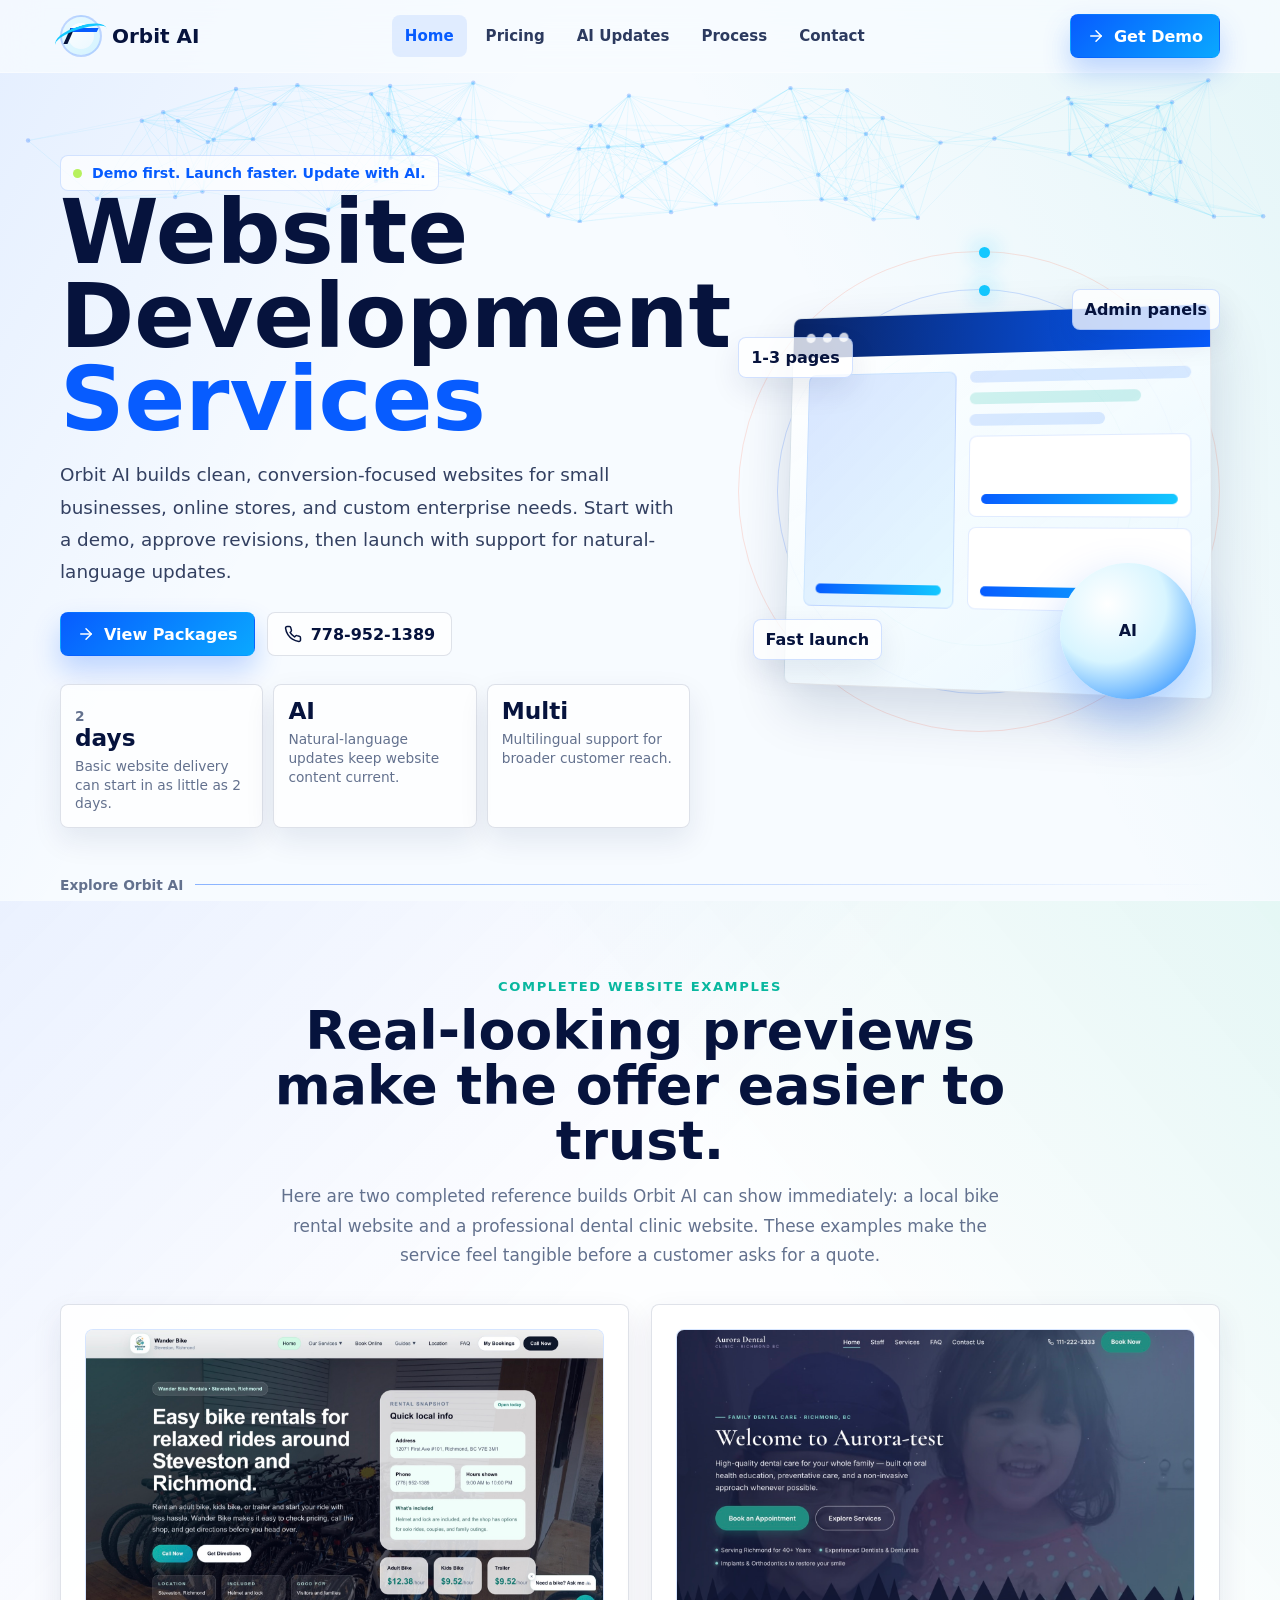
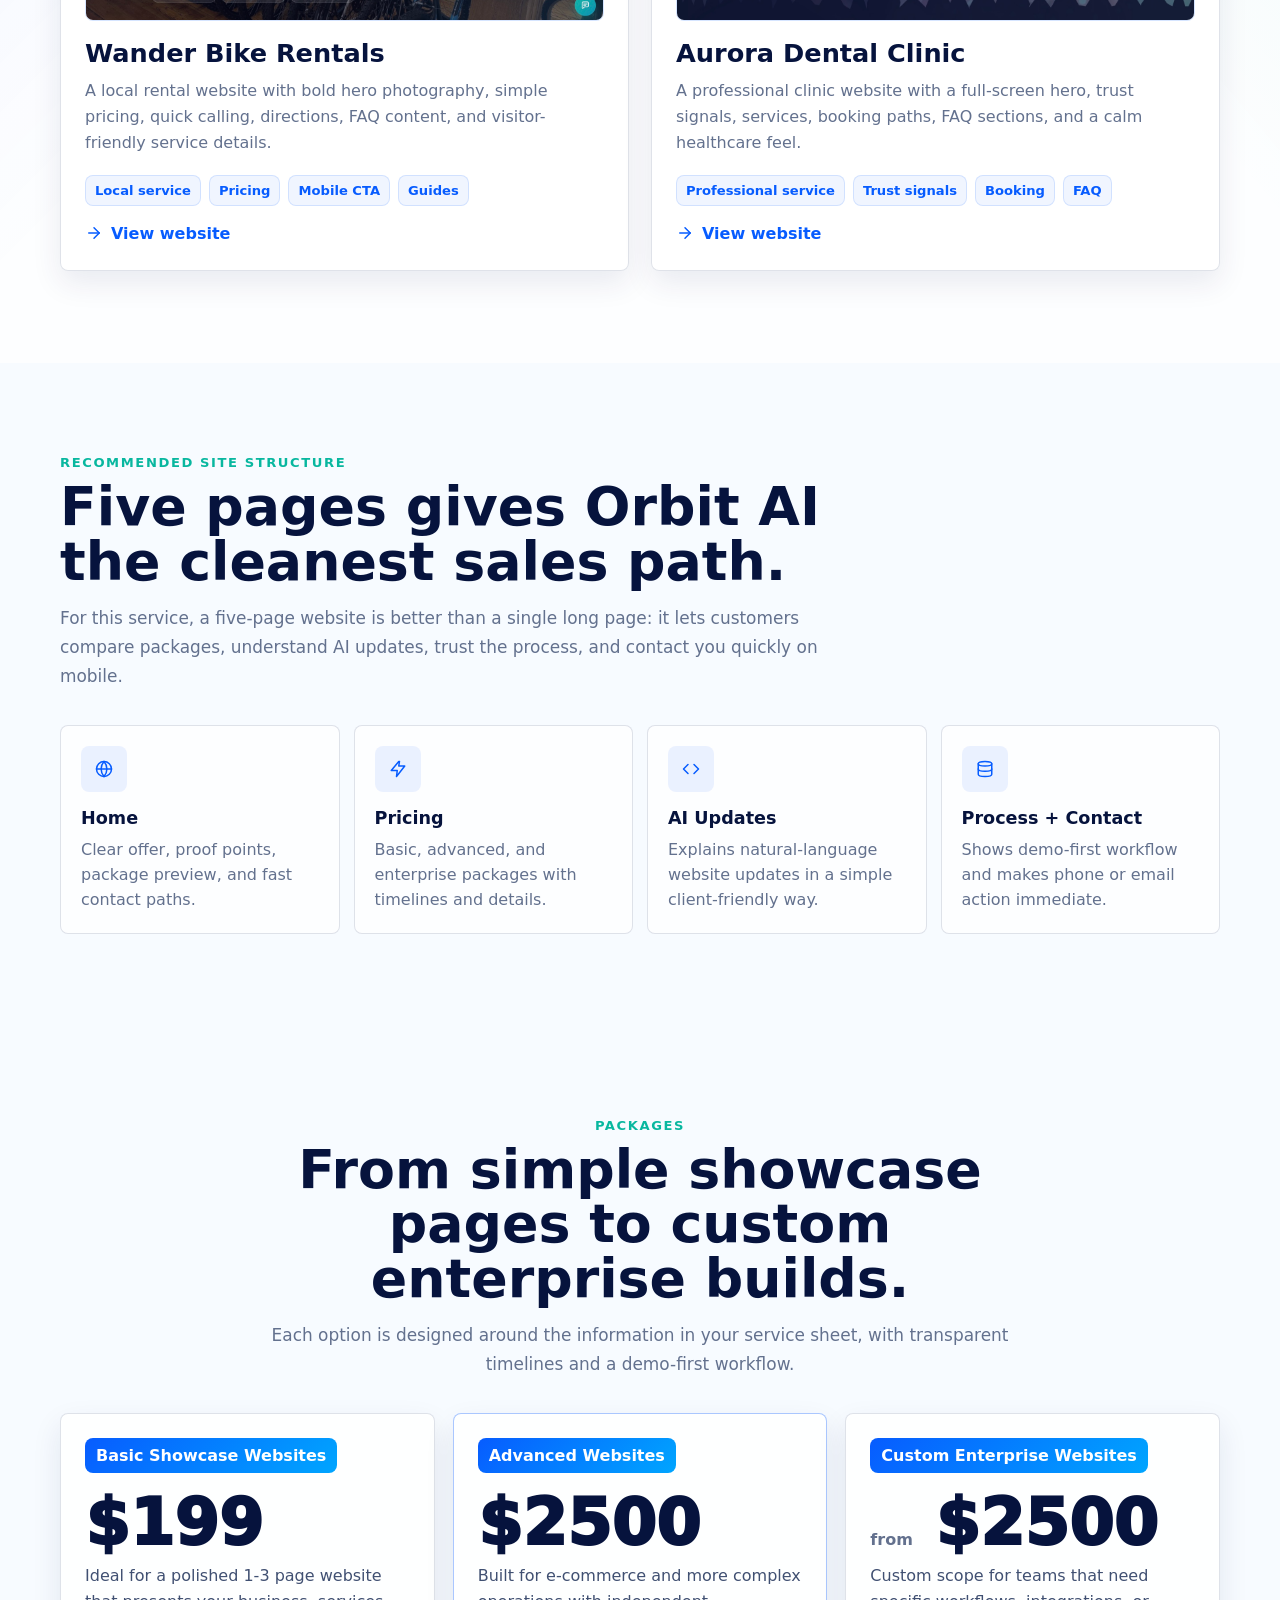
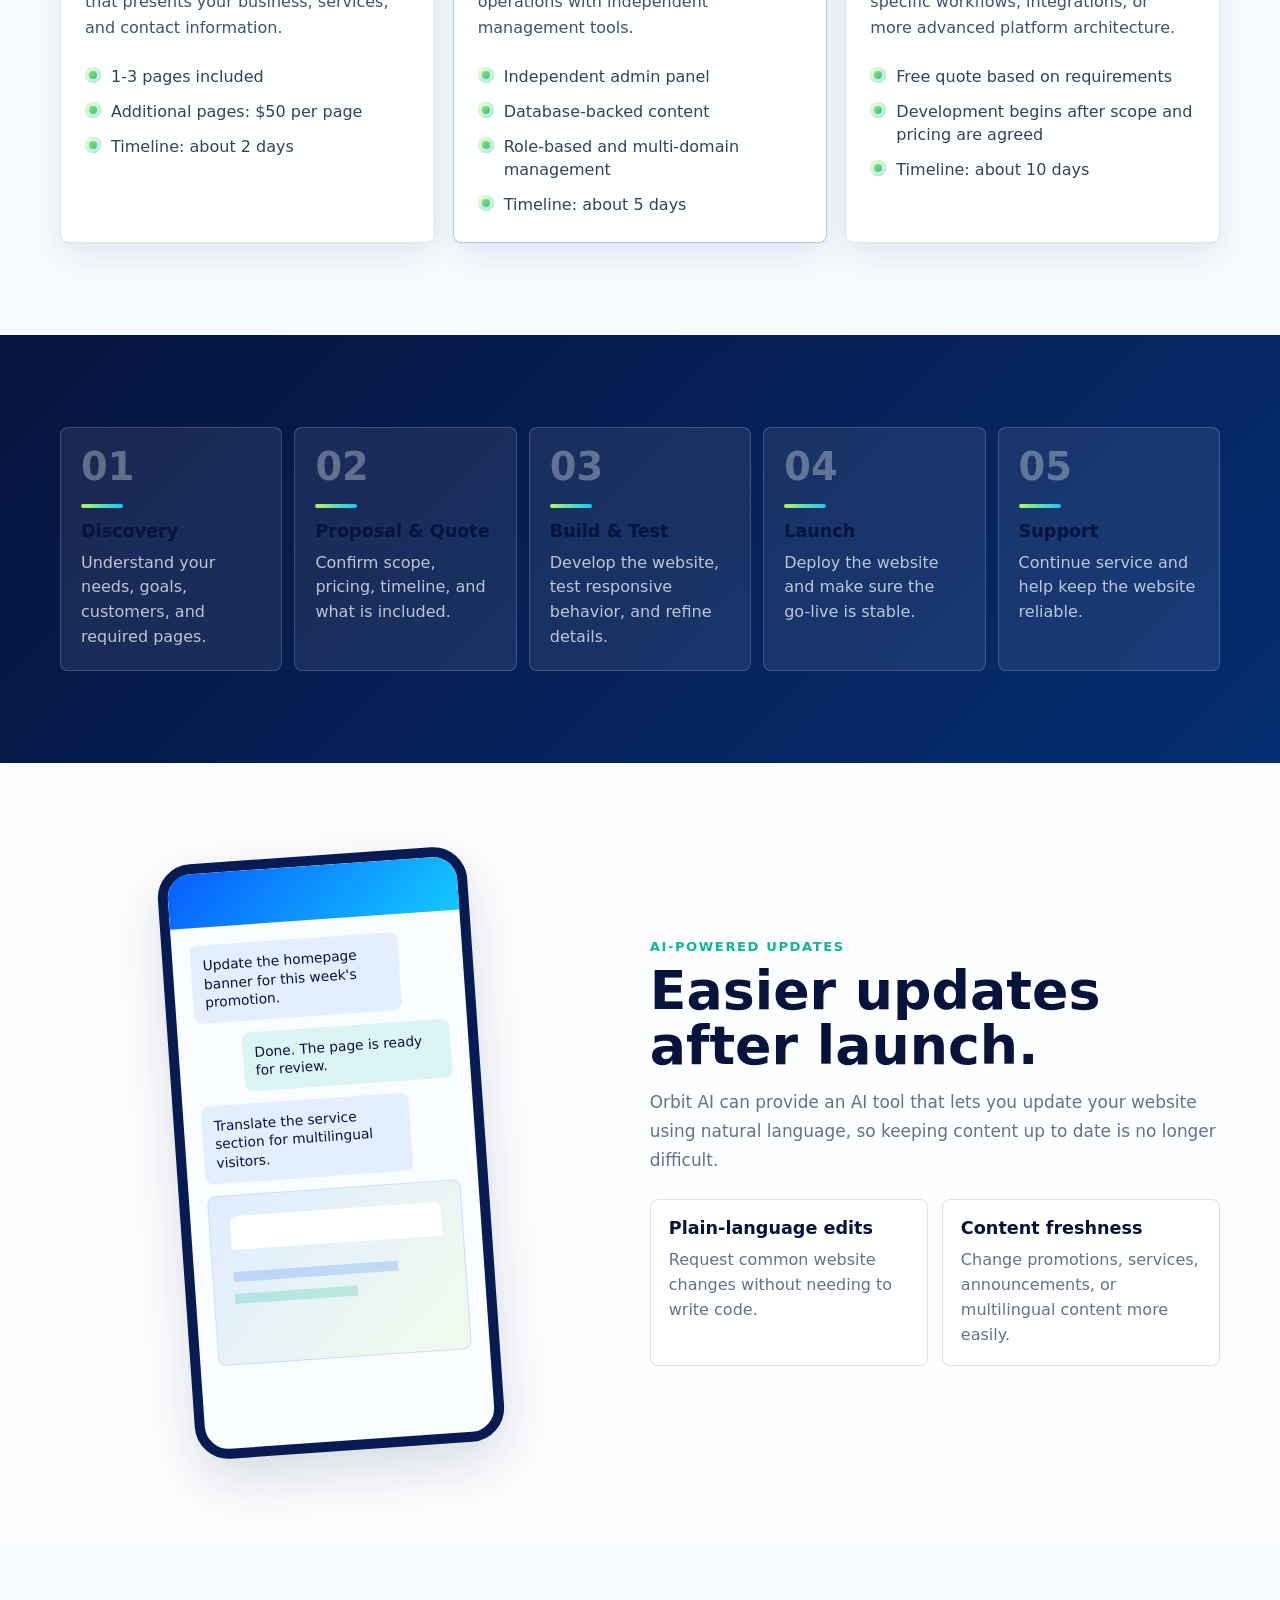
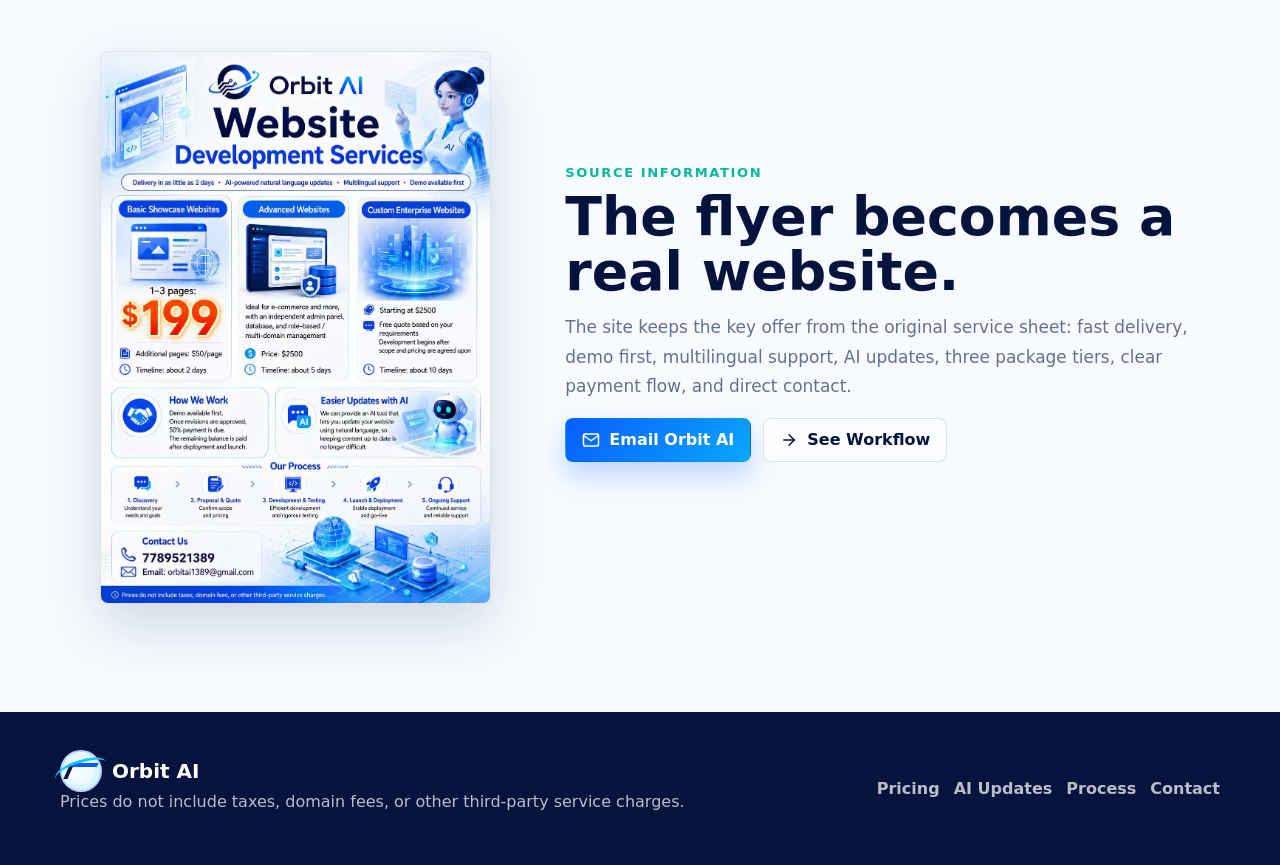
<file: index.html>
<!doctype html>
<html lang="en">
  <head>
    <meta charset="utf-8">
    <meta name="viewport" content="width=device-width, initial-scale=1">
    <title>Orbit AI - Website Development Services</title>
    <meta name="description" content="Orbit AI builds fast, multilingual websites with AI-powered updates, demos first, and launch timelines starting from 2 days.">
    <link rel="icon" href="favicon.svg" type="image/svg+xml">
    <link rel="stylesheet" href="styles.css">
  </head>
  <body>
    <header class="site-header">
      <div class="nav-wrap">
        <a class="brand" href="index.html" aria-label="Orbit AI home"><span class="brand-mark"></span><span>Orbit AI</span></a>
        <nav class="nav-links" aria-label="Main navigation">
          <a class="active" href="index.html">Home</a>
          <a href="pricing.html">Pricing</a>
          <a href="ai-updates.html">AI Updates</a>
          <a href="process.html">Process</a>
          <a href="contact.html">Contact</a>
        </nav>
        <div class="nav-actions">
          <a class="button primary" href="contact.html" data-icon="arrow">Get Demo</a>
          <button class="icon-button" type="button" data-menu aria-label="Open menu" aria-expanded="false"></button>
        </div>
      </div>
    </header>

    <main>
      <section class="hero">
        <canvas class="mesh-canvas" aria-hidden="true"></canvas>
        <div class="hero-inner">
          <div>
            <div class="eyebrow reveal"><span class="pulse-dot"></span>Demo first. Launch faster. Update with AI.</div>
            <h1 class="reveal">Website Development <span class="accent">Services</span></h1>
            <p class="hero-copy reveal">Orbit AI builds clean, conversion-focused websites for small businesses, online stores, and custom enterprise needs. Start with a demo, approve revisions, then launch with support for natural-language updates.</p>
            <div class="hero-actions reveal">
              <a class="button primary" href="pricing.html" data-icon="arrow">View Packages</a>
              <a class="button secondary" href="tel:7789521389" data-icon="phone">778-952-1389</a>
            </div>
            <div class="hero-proof reveal">
              <div class="proof-item"><strong><span data-count="2">0</span> days</strong><span>Basic website delivery can start in as little as 2 days.</span></div>
              <div class="proof-item"><strong>AI</strong><span>Natural-language updates keep website content current.</span></div>
              <div class="proof-item"><strong>Multi</strong><span>Multilingual support for broader customer reach.</span></div>
            </div>
          </div>
          <div class="hero-visual reveal" aria-hidden="true">
            <div class="orbit-stage">
              <div class="orbit-ring"></div>
              <div class="orbit-ring"></div>
              <div class="orbit-ring"></div>
              <div class="device-shell">
                <div class="browser-top"><i></i><i></i><i></i></div>
                <div class="browser-grid">
                  <div class="browser-card tall"></div>
                  <div class="browser-lines"><span></span><span></span><span></span><div class="browser-card"></div><div class="browser-card"></div></div>
                </div>
              </div>
              <div class="ai-chip">AI</div>
              <div class="tech-pill one">1-3 pages</div>
              <div class="tech-pill two">Admin panels</div>
              <div class="tech-pill three">Fast launch</div>
            </div>
          </div>
        </div>
        <div class="scroll-cue"><span>Explore Orbit AI</span><span class="scroll-line"></span></div>
      </section>

      <section class="section white examples-section">
        <div class="container">
          <div class="section-head center reveal">
            <div class="kicker">Completed Website Examples</div>
            <h2>Real-looking previews make the offer easier to trust.</h2>
            <p class="lead">Here are two completed reference builds Orbit AI can show immediately: a local bike rental website and a professional dental clinic website. These examples make the service feel tangible before a customer asks for a quote.</p>
          </div>
          <div class="examples-grid featured-examples">
            <article class="example-card reveal">
              <a class="example-preview image-preview" href="https://www.wanderbike.ca/" target="_blank" rel="noopener" aria-label="View Wander Bike Rentals website">
                <img src="assets/wander-bike-preview.jpg" alt="Wander Bike Rentals homepage screenshot">
              </a>
              <h3>Wander Bike Rentals</h3>
              <p>A local rental website with bold hero photography, simple pricing, quick calling, directions, FAQ content, and visitor-friendly service details.</p>
              <ul class="example-tags"><li>Local service</li><li>Pricing</li><li>Mobile CTA</li><li>Guides</li></ul>
              <a class="mini-link" href="https://www.wanderbike.ca/" target="_blank" rel="noopener" data-icon="arrow">View website</a>
            </article>
            <article class="example-card dental reveal">
              <a class="example-preview image-preview" href="https://auroradental-clinic.vercel.app/" target="_blank" rel="noopener" aria-label="View Aurora Dental Clinic website">
                <img src="assets/aurora-dental-preview.jpg" alt="Aurora Dental Clinic homepage screenshot">
              </a>
              <h3>Aurora Dental Clinic</h3>
              <p>A professional clinic website with a full-screen hero, trust signals, services, booking paths, FAQ sections, and a calm healthcare feel.</p>
              <ul class="example-tags"><li>Professional service</li><li>Trust signals</li><li>Booking</li><li>FAQ</li></ul>
              <a class="mini-link" href="https://auroradental-clinic.vercel.app/" target="_blank" rel="noopener" data-icon="arrow">View website</a>
            </article>
          </div>
        </div>
      </section>

      <section class="section">
        <div class="container">
          <div class="section-head reveal">
            <div class="kicker">Recommended Site Structure</div>
            <h2>Five pages gives Orbit AI the cleanest sales path.</h2>
            <p class="lead">For this service, a five-page website is better than a single long page: it lets customers compare packages, understand AI updates, trust the process, and contact you quickly on mobile.</p>
          </div>
          <div class="feature-strip">
            <article class="feature-tile reveal"><div class="feature-icon" data-icon="globe"></div><h3>Home</h3><p>Clear offer, proof points, package preview, and fast contact paths.</p></article>
            <article class="feature-tile reveal"><div class="feature-icon" data-icon="spark"></div><h3>Pricing</h3><p>Basic, advanced, and enterprise packages with timelines and details.</p></article>
            <article class="feature-tile reveal"><div class="feature-icon" data-icon="code"></div><h3>AI Updates</h3><p>Explains natural-language website updates in a simple client-friendly way.</p></article>
            <article class="feature-tile reveal"><div class="feature-icon" data-icon="database"></div><h3>Process + Contact</h3><p>Shows demo-first workflow and makes phone or email action immediate.</p></article>
          </div>
        </div>
      </section>

      <section class="section" id="packages">
        <div class="container">
          <div class="section-head center reveal">
            <div class="kicker">Packages</div>
            <h2>From simple showcase pages to custom enterprise builds.</h2>
            <p class="lead">Each option is designed around the information in your service sheet, with transparent timelines and a demo-first workflow.</p>
          </div>
          <div class="plans-grid">
            <article class="plan-card reveal">
              <span class="plan-label">Basic Showcase Websites</span>
              <div class="price">$199</div>
              <p>Ideal for a polished 1-3 page website that presents your business, services, and contact information.</p>
              <ul class="check-list">
                <li>1-3 pages included</li>
                <li>Additional pages: $50 per page</li>
                <li>Timeline: about 2 days</li>
              </ul>
            </article>
            <article class="plan-card featured reveal">
              <span class="plan-label">Advanced Websites</span>
              <div class="price">$2500</div>
              <p>Built for e-commerce and more complex operations with independent management tools.</p>
              <ul class="check-list">
                <li>Independent admin panel</li>
                <li>Database-backed content</li>
                <li>Role-based and multi-domain management</li>
                <li>Timeline: about 5 days</li>
              </ul>
            </article>
            <article class="plan-card reveal">
              <span class="plan-label">Custom Enterprise Websites</span>
              <div class="price"><small>from</small> $2500</div>
              <p>Custom scope for teams that need specific workflows, integrations, or more advanced platform architecture.</p>
              <ul class="check-list">
                <li>Free quote based on requirements</li>
                <li>Development begins after scope and pricing are agreed</li>
                <li>Timeline: about 10 days</li>
              </ul>
            </article>
          </div>
        </div>
      </section>

      <section class="section dark">
        <div class="container">
          <div class="process-row">
            <article class="process-card reveal"><h3>Discovery</h3><p>Understand your needs, goals, customers, and required pages.</p></article>
            <article class="process-card reveal"><h3>Proposal & Quote</h3><p>Confirm scope, pricing, timeline, and what is included.</p></article>
            <article class="process-card reveal"><h3>Build & Test</h3><p>Develop the website, test responsive behavior, and refine details.</p></article>
            <article class="process-card reveal"><h3>Launch</h3><p>Deploy the website and make sure the go-live is stable.</p></article>
            <article class="process-card reveal"><h3>Support</h3><p>Continue service and help keep the website reliable.</p></article>
          </div>
        </div>
      </section>

      <section class="section white">
        <div class="container split">
          <div class="split-art reveal">
            <div class="phone-mock" aria-hidden="true">
              <div class="phone-top"></div>
              <div class="phone-screen">
                <div class="chat-bubble">Update the homepage banner for this week's promotion.</div>
                <div class="chat-bubble">Done. The page is ready for review.</div>
                <div class="chat-bubble">Translate the service section for multilingual visitors.</div>
                <div class="chat-result"></div>
              </div>
            </div>
          </div>
          <div class="split-copy reveal">
            <div class="kicker">AI-Powered Updates</div>
            <h2>Easier updates after launch.</h2>
            <p class="lead">Orbit AI can provide an AI tool that lets you update your website using natural language, so keeping content up to date is no longer difficult.</p>
            <div class="mini-grid">
              <article class="mini-card"><h3>Plain-language edits</h3><p>Request common website changes without needing to write code.</p></article>
              <article class="mini-card"><h3>Content freshness</h3><p>Change promotions, services, announcements, or multilingual content more easily.</p></article>
            </div>
          </div>
        </div>
      </section>

      <section class="section">
        <div class="container flyer-band">
          <figure class="flyer-frame reveal">
            <img src="assets/orbit-ai-services.jpg" alt="Orbit AI website development services flyer with pricing and process details">
          </figure>
          <div class="reveal">
            <div class="kicker">Source Information</div>
            <h2>The flyer becomes a real website.</h2>
            <p class="lead">The site keeps the key offer from the original service sheet: fast delivery, demo first, multilingual support, AI updates, three package tiers, clear payment flow, and direct contact.</p>
            <div class="hero-actions">
              <a class="button primary" href="contact.html" data-icon="mail">Email Orbit AI</a>
              <a class="button secondary" href="process.html" data-icon="arrow">See Workflow</a>
            </div>
          </div>
        </div>
      </section>

    </main>

    <footer class="footer">
      <div class="footer-inner">
        <div><a class="brand" href="index.html"><span class="brand-mark"></span><span>Orbit AI</span></a><p>Prices do not include taxes, domain fees, or other third-party service charges.</p></div>
        <div class="footer-links"><a href="pricing.html">Pricing</a><a href="ai-updates.html">AI Updates</a><a href="process.html">Process</a><a href="contact.html">Contact</a></div>
      </div>
    </footer>
    <div class="bottom-cta"><a class="button secondary" href="tel:7789521389" data-icon="phone">Call</a><a class="button primary" href="contact.html" data-icon="mail">Contact</a></div>
    <script src="site.js"></script>
  </body>
</html>
</file>
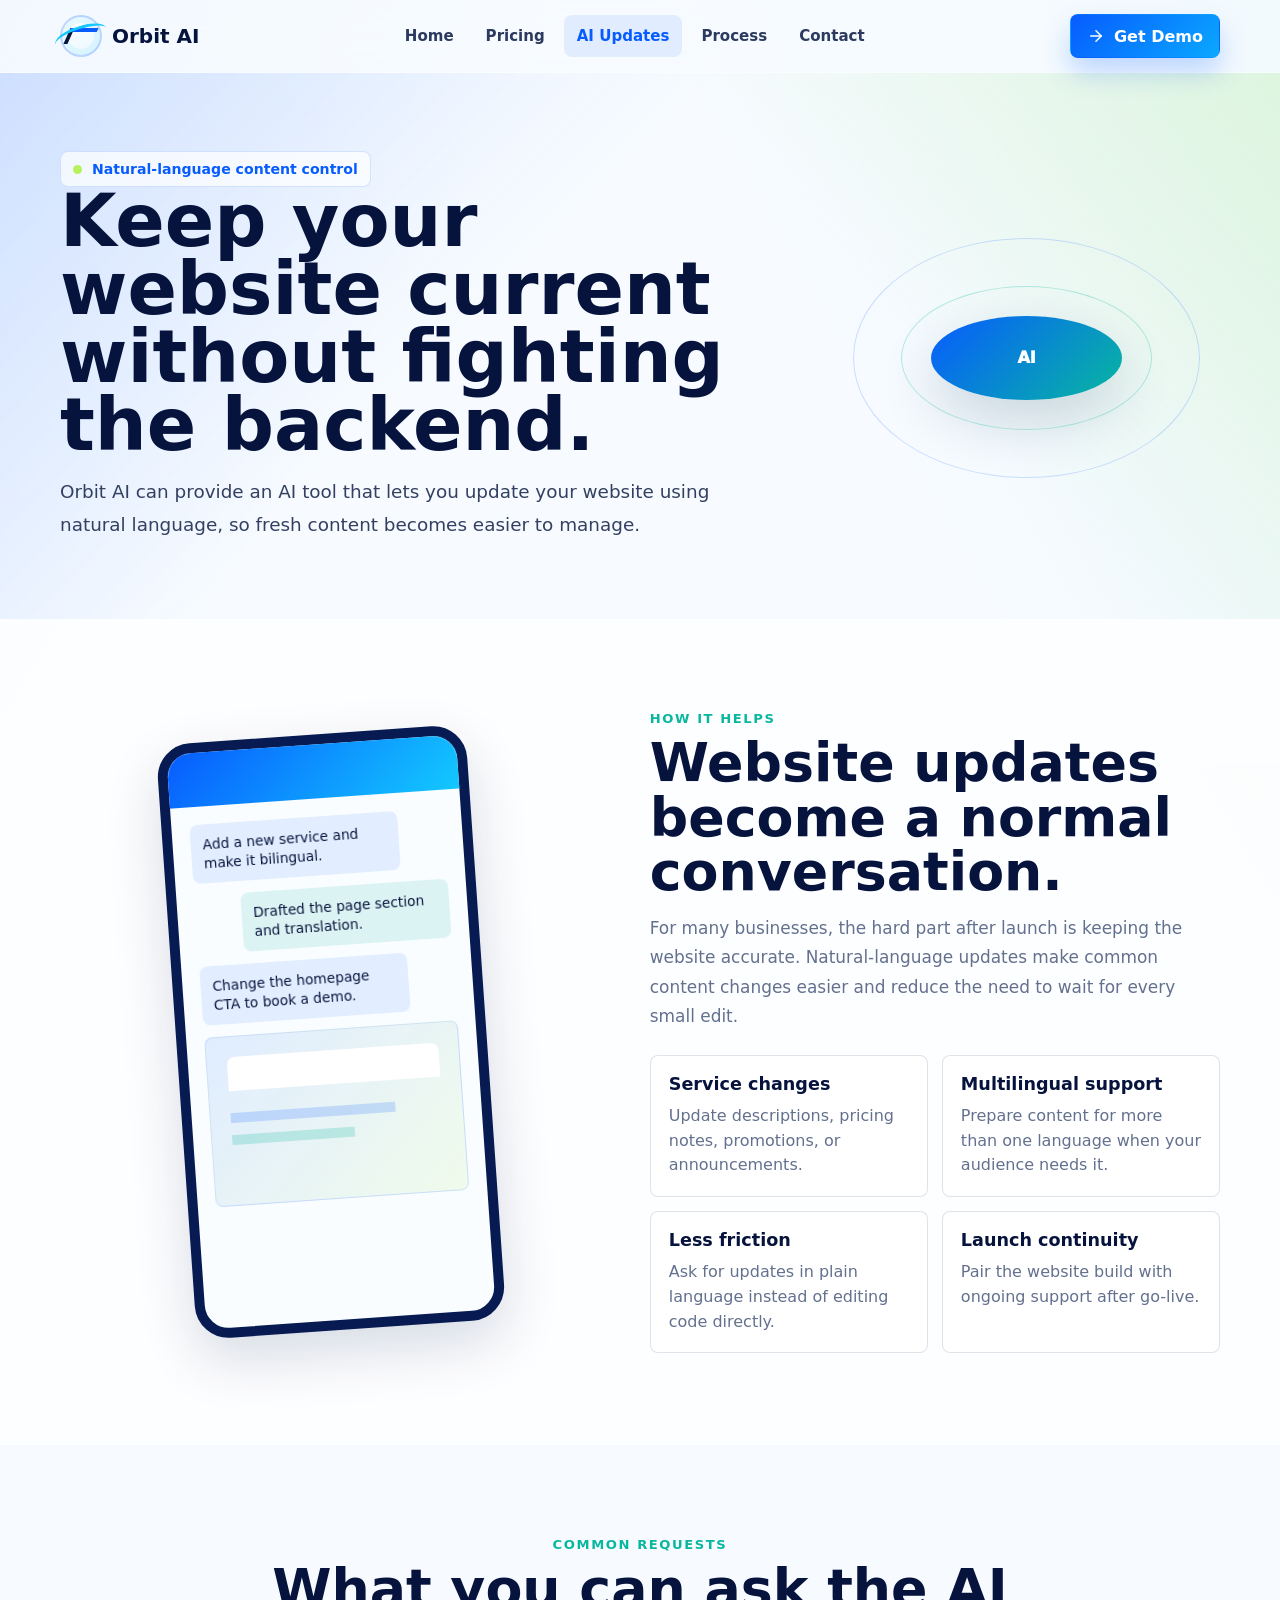
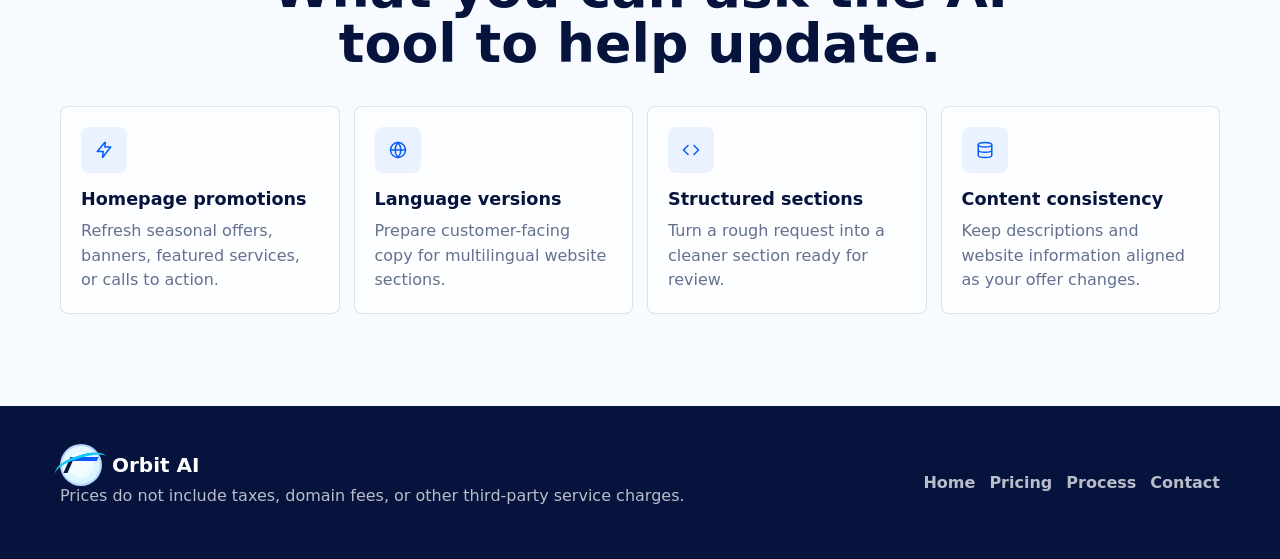
<file: ai-updates.html>
<!doctype html>
<html lang="en">
  <head>
    <meta charset="utf-8">
    <meta name="viewport" content="width=device-width, initial-scale=1">
    <title>AI Updates - Orbit AI</title>
    <meta name="description" content="Orbit AI can provide a natural-language AI tool to help keep website content up to date after launch.">
    <link rel="icon" href="favicon.svg" type="image/svg+xml">
    <link rel="stylesheet" href="styles.css">
  </head>
  <body>
    <header class="site-header"><div class="nav-wrap"><a class="brand" href="index.html"><span class="brand-mark"></span><span>Orbit AI</span></a><nav class="nav-links" aria-label="Main navigation"><a href="index.html">Home</a><a href="pricing.html">Pricing</a><a class="active" href="ai-updates.html">AI Updates</a><a href="process.html">Process</a><a href="contact.html">Contact</a></nav><div class="nav-actions"><a class="button primary" href="contact.html" data-icon="arrow">Get Demo</a><button class="icon-button" type="button" data-menu aria-label="Open menu"></button></div></div></header>
    <main>
      <section class="page-hero"><div class="container"><div class="reveal"><div class="eyebrow"><span class="pulse-dot"></span>Natural-language content control</div><h1>Keep your website current without fighting the backend.</h1><p class="hero-copy">Orbit AI can provide an AI tool that lets you update your website using natural language, so fresh content becomes easier to manage.</p></div><div class="page-orbit reveal"><div class="page-core">AI</div></div></div></section>
      <section class="section white">
        <div class="container split">
          <div class="split-art reveal"><div class="phone-mock" aria-hidden="true"><div class="phone-top"></div><div class="phone-screen"><div class="chat-bubble">Add a new service and make it bilingual.</div><div class="chat-bubble">Drafted the page section and translation.</div><div class="chat-bubble">Change the homepage CTA to book a demo.</div><div class="chat-result"></div></div></div></div>
          <div class="split-copy reveal"><div class="kicker">How It Helps</div><h2>Website updates become a normal conversation.</h2><p class="lead">For many businesses, the hard part after launch is keeping the website accurate. Natural-language updates make common content changes easier and reduce the need to wait for every small edit.</p><div class="mini-grid"><article class="mini-card"><h3>Service changes</h3><p>Update descriptions, pricing notes, promotions, or announcements.</p></article><article class="mini-card"><h3>Multilingual support</h3><p>Prepare content for more than one language when your audience needs it.</p></article><article class="mini-card"><h3>Less friction</h3><p>Ask for updates in plain language instead of editing code directly.</p></article><article class="mini-card"><h3>Launch continuity</h3><p>Pair the website build with ongoing support after go-live.</p></article></div></div>
        </div>
      </section>
      <section class="section">
        <div class="container">
          <div class="section-head center reveal"><div class="kicker">Common Requests</div><h2>What you can ask the AI tool to help update.</h2></div>
          <div class="feature-strip">
            <article class="feature-tile reveal"><div class="feature-icon" data-icon="spark"></div><h3>Homepage promotions</h3><p>Refresh seasonal offers, banners, featured services, or calls to action.</p></article>
            <article class="feature-tile reveal"><div class="feature-icon" data-icon="globe"></div><h3>Language versions</h3><p>Prepare customer-facing copy for multilingual website sections.</p></article>
            <article class="feature-tile reveal"><div class="feature-icon" data-icon="code"></div><h3>Structured sections</h3><p>Turn a rough request into a cleaner section ready for review.</p></article>
            <article class="feature-tile reveal"><div class="feature-icon" data-icon="database"></div><h3>Content consistency</h3><p>Keep descriptions and website information aligned as your offer changes.</p></article>
          </div>
        </div>
      </section>
    </main>
    <footer class="footer"><div class="footer-inner"><div><a class="brand" href="index.html"><span class="brand-mark"></span><span>Orbit AI</span></a><p>Prices do not include taxes, domain fees, or other third-party service charges.</p></div><div class="footer-links"><a href="index.html">Home</a><a href="pricing.html">Pricing</a><a href="process.html">Process</a><a href="contact.html">Contact</a></div></div></footer>
    <div class="bottom-cta"><a class="button secondary" href="tel:7789521389" data-icon="phone">Call</a><a class="button primary" href="contact.html" data-icon="mail">Contact</a></div>
    <script src="site.js"></script>
  </body>
</html>
</file>
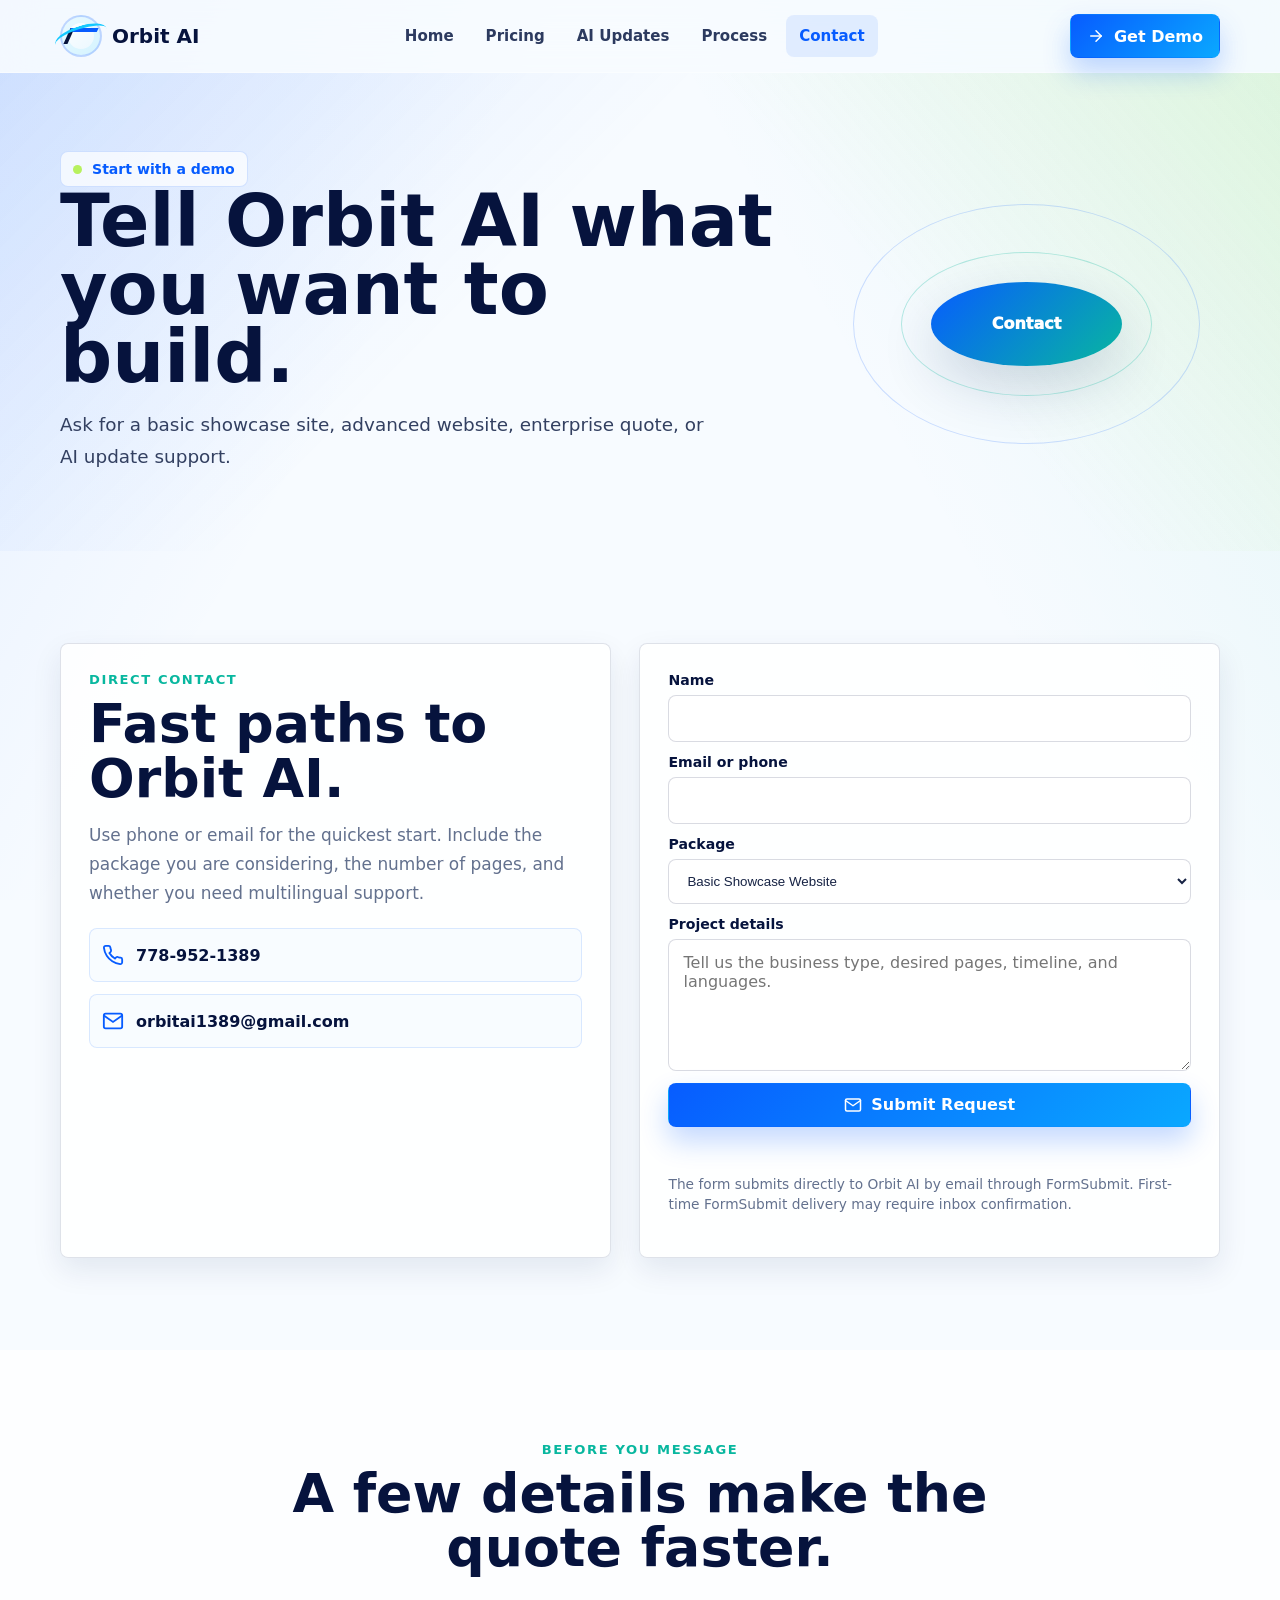
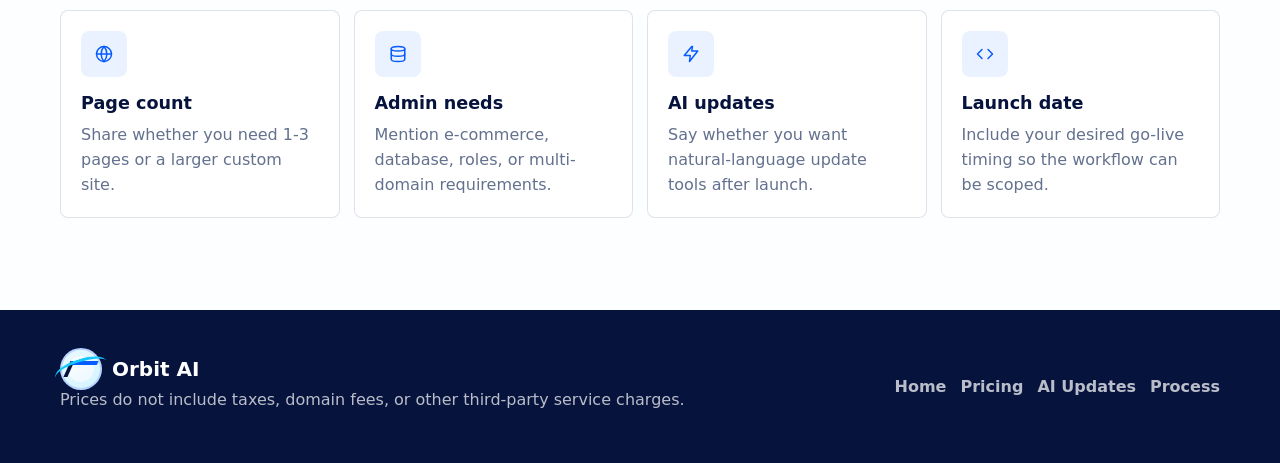
<file: contact.html>
<!doctype html>
<html lang="en">
  <head>
    <meta charset="utf-8">
    <meta name="viewport" content="width=device-width, initial-scale=1">
    <title>Contact - Orbit AI</title>
    <meta name="description" content="Contact Orbit AI for a website development demo, quote, or support request.">
    <link rel="icon" href="favicon.svg" type="image/svg+xml">
    <link rel="stylesheet" href="styles.css">
  </head>
  <body>
    <header class="site-header"><div class="nav-wrap"><a class="brand" href="index.html"><span class="brand-mark"></span><span>Orbit AI</span></a><nav class="nav-links" aria-label="Main navigation"><a href="index.html">Home</a><a href="pricing.html">Pricing</a><a href="ai-updates.html">AI Updates</a><a href="process.html">Process</a><a class="active" href="contact.html">Contact</a></nav><div class="nav-actions"><a class="button primary" href="contact.html" data-icon="arrow">Get Demo</a><button class="icon-button" type="button" data-menu aria-label="Open menu"></button></div></div></header>
    <main>
      <section class="page-hero"><div class="container"><div class="reveal"><div class="eyebrow"><span class="pulse-dot"></span>Start with a demo</div><h1>Tell Orbit AI what you want to build.</h1><p class="hero-copy">Ask for a basic showcase site, advanced website, enterprise quote, or AI update support.</p></div><div class="page-orbit reveal"><div class="page-core">Contact</div></div></div></section>
      <section class="section">
        <div class="container contact-grid">
          <aside class="contact-panel reveal">
            <div class="kicker">Direct Contact</div>
            <h2>Fast paths to Orbit AI.</h2>
            <p class="lead">Use phone or email for the quickest start. Include the package you are considering, the number of pages, and whether you need multilingual support.</p>
            <ul class="contact-list">
              <li><a href="tel:7789521389"><svg viewBox="0 0 24 24" aria-hidden="true"><path d="M22 16.9v3a2 2 0 0 1-2.2 2 19.8 19.8 0 0 1-8.6-3.1 19.5 19.5 0 0 1-6-6A19.8 19.8 0 0 1 2.1 4.2 2 2 0 0 1 4.1 2h3a2 2 0 0 1 2 1.7c.1 1 .4 1.9.7 2.8a2 2 0 0 1-.4 2.1L8.1 9.9a16 16 0 0 0 6 6l1.3-1.3a2 2 0 0 1 2.1-.4c.9.3 1.8.6 2.8.7A2 2 0 0 1 22 16.9Z"/></svg>778-952-1389</a></li>
              <li><a href="mailto:orbitai1389@gmail.com"><svg viewBox="0 0 24 24" aria-hidden="true"><path d="M4 4h16a2 2 0 0 1 2 2v12a2 2 0 0 1-2 2H4a2 2 0 0 1-2-2V6a2 2 0 0 1 2-2Z"/><path d="m22 6-10 7L2 6"/></svg>orbitai1389@gmail.com</a></li>
            </ul>
          </aside>
          <form id="contact-form" class="contact-form reveal" action="https://formsubmit.co/ajax/orbitai1389@gmail.com" method="POST" data-contact-form>
            <div class="form-grid">
              <input type="hidden" name="_subject" value="New Orbit AI website request">
              <input type="hidden" name="_template" value="table">
              <input type="hidden" name="_captcha" value="false">
              <div class="field"><label for="name">Name</label><input id="name" name="name" autocomplete="name" required></div>
              <div class="field"><label for="email">Email or phone</label><input id="email" name="email" autocomplete="email" required></div>
              <div class="field"><label for="package">Package</label><select id="package" name="package"><option>Basic Showcase Website</option><option>Advanced Website</option><option>Custom Enterprise Website</option><option>AI update support</option></select></div>
              <div class="field"><label for="message">Project details</label><textarea id="message" name="message" placeholder="Tell us the business type, desired pages, timeline, and languages."></textarea></div>
              <button class="button primary" type="submit" data-icon="mail">Submit Request</button>
              <p class="form-status" data-form-status aria-live="polite"></p>
              <p class="form-note">The form submits directly to Orbit AI by email through FormSubmit. First-time FormSubmit delivery may require inbox confirmation.</p>
            </div>
          </form>
        </div>
      </section>
      <section class="section white">
        <div class="container">
          <div class="section-head center reveal"><div class="kicker">Before You Message</div><h2>A few details make the quote faster.</h2></div>
          <div class="feature-strip">
            <article class="feature-tile reveal"><div class="feature-icon" data-icon="globe"></div><h3>Page count</h3><p>Share whether you need 1-3 pages or a larger custom site.</p></article>
            <article class="feature-tile reveal"><div class="feature-icon" data-icon="database"></div><h3>Admin needs</h3><p>Mention e-commerce, database, roles, or multi-domain requirements.</p></article>
            <article class="feature-tile reveal"><div class="feature-icon" data-icon="spark"></div><h3>AI updates</h3><p>Say whether you want natural-language update tools after launch.</p></article>
            <article class="feature-tile reveal"><div class="feature-icon" data-icon="code"></div><h3>Launch date</h3><p>Include your desired go-live timing so the workflow can be scoped.</p></article>
          </div>
        </div>
      </section>
    </main>
    <footer class="footer"><div class="footer-inner"><div><a class="brand" href="index.html"><span class="brand-mark"></span><span>Orbit AI</span></a><p>Prices do not include taxes, domain fees, or other third-party service charges.</p></div><div class="footer-links"><a href="index.html">Home</a><a href="pricing.html">Pricing</a><a href="ai-updates.html">AI Updates</a><a href="process.html">Process</a></div></div></footer>
    <div class="bottom-cta"><a class="button secondary" href="tel:7789521389" data-icon="phone">Call</a><a class="button primary" href="#contact-form" data-icon="mail">Form</a></div>
    <script src="site.js"></script>
  </body>
</html>
</file>
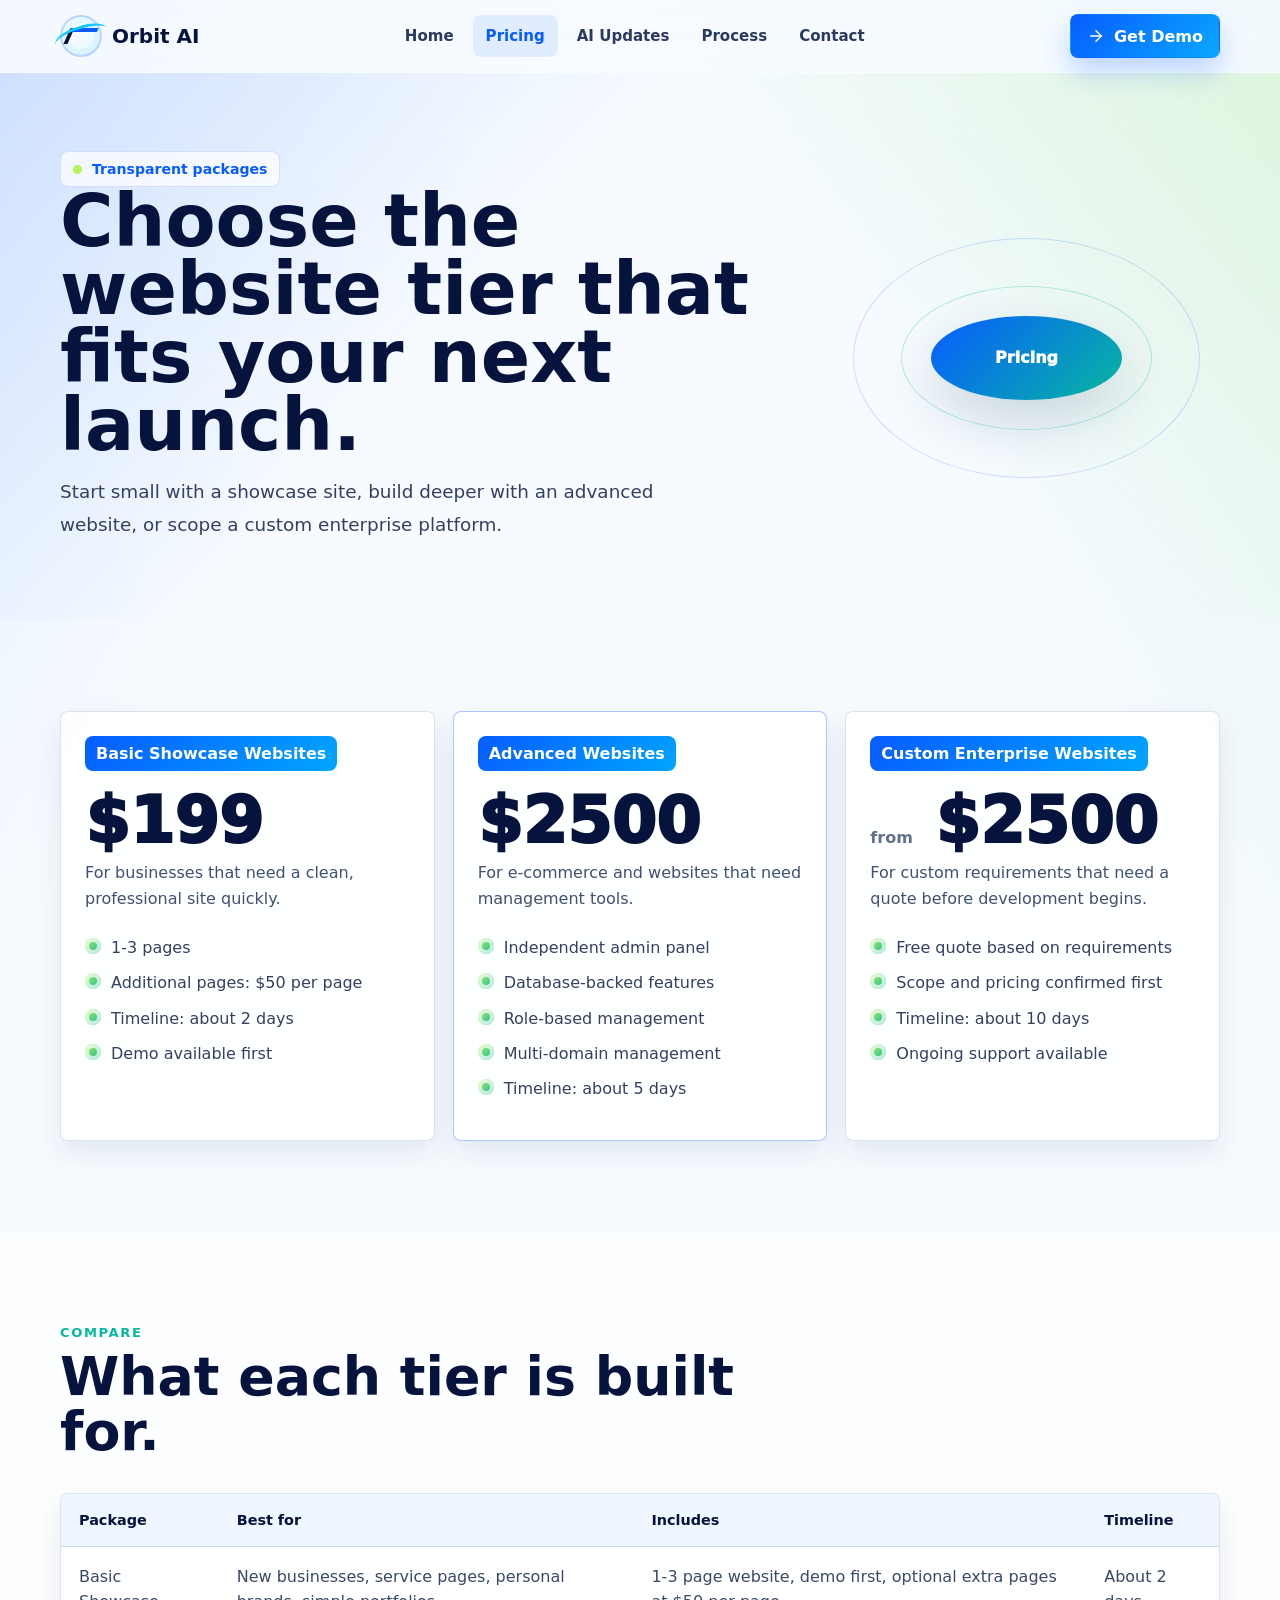
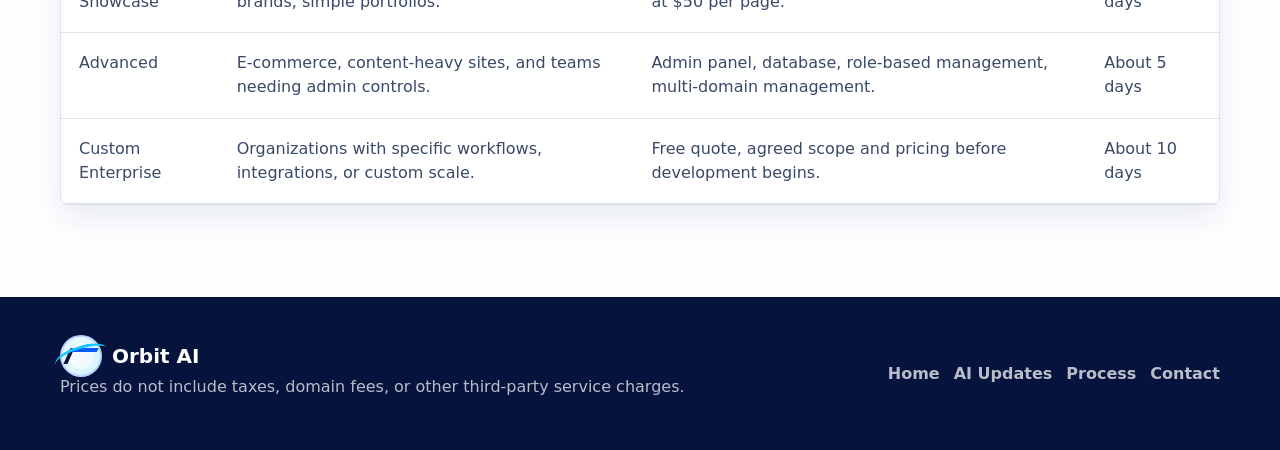
<file: pricing.html>
<!doctype html>
<html lang="en">
  <head>
    <meta charset="utf-8">
    <meta name="viewport" content="width=device-width, initial-scale=1">
    <title>Pricing - Orbit AI Website Development</title>
    <meta name="description" content="Compare Orbit AI website packages: basic showcase websites, advanced websites, and custom enterprise websites.">
    <link rel="icon" href="favicon.svg" type="image/svg+xml">
    <link rel="stylesheet" href="styles.css">
  </head>
  <body>
    <header class="site-header">
      <div class="nav-wrap">
        <a class="brand" href="index.html"><span class="brand-mark"></span><span>Orbit AI</span></a>
        <nav class="nav-links" aria-label="Main navigation"><a href="index.html">Home</a><a class="active" href="pricing.html">Pricing</a><a href="ai-updates.html">AI Updates</a><a href="process.html">Process</a><a href="contact.html">Contact</a></nav>
        <div class="nav-actions"><a class="button primary" href="contact.html" data-icon="arrow">Get Demo</a><button class="icon-button" type="button" data-menu aria-label="Open menu"></button></div>
      </div>
    </header>
    <main>
      <section class="page-hero">
        <div class="container">
          <div class="reveal"><div class="eyebrow"><span class="pulse-dot"></span>Transparent packages</div><h1>Choose the website tier that fits your next launch.</h1><p class="hero-copy">Start small with a showcase site, build deeper with an advanced website, or scope a custom enterprise platform.</p></div>
          <div class="page-orbit reveal"><div class="page-core">Pricing</div></div>
        </div>
      </section>
      <section class="section">
        <div class="container">
          <div class="plans-grid">
            <article class="plan-card reveal"><span class="plan-label">Basic Showcase Websites</span><div class="price">$199</div><p>For businesses that need a clean, professional site quickly.</p><ul class="check-list"><li>1-3 pages</li><li>Additional pages: $50 per page</li><li>Timeline: about 2 days</li><li>Demo available first</li></ul></article>
            <article class="plan-card featured reveal"><span class="plan-label">Advanced Websites</span><div class="price">$2500</div><p>For e-commerce and websites that need management tools.</p><ul class="check-list"><li>Independent admin panel</li><li>Database-backed features</li><li>Role-based management</li><li>Multi-domain management</li><li>Timeline: about 5 days</li></ul></article>
            <article class="plan-card reveal"><span class="plan-label">Custom Enterprise Websites</span><div class="price"><small>from</small> $2500</div><p>For custom requirements that need a quote before development begins.</p><ul class="check-list"><li>Free quote based on requirements</li><li>Scope and pricing confirmed first</li><li>Timeline: about 10 days</li><li>Ongoing support available</li></ul></article>
          </div>
        </div>
      </section>
      <section class="section white">
        <div class="container">
          <div class="section-head reveal"><div class="kicker">Compare</div><h2>What each tier is built for.</h2></div>
          <div class="comparison reveal">
            <table>
              <thead><tr><th>Package</th><th>Best for</th><th>Includes</th><th>Timeline</th></tr></thead>
              <tbody>
                <tr><td>Basic Showcase</td><td>New businesses, service pages, personal brands, simple portfolios.</td><td>1-3 page website, demo first, optional extra pages at $50 per page.</td><td>About 2 days</td></tr>
                <tr><td>Advanced</td><td>E-commerce, content-heavy sites, and teams needing admin controls.</td><td>Admin panel, database, role-based management, multi-domain management.</td><td>About 5 days</td></tr>
                <tr><td>Custom Enterprise</td><td>Organizations with specific workflows, integrations, or custom scale.</td><td>Free quote, agreed scope and pricing before development begins.</td><td>About 10 days</td></tr>
              </tbody>
            </table>
          </div>
        </div>
      </section>
    </main>
    <footer class="footer"><div class="footer-inner"><div><a class="brand" href="index.html"><span class="brand-mark"></span><span>Orbit AI</span></a><p>Prices do not include taxes, domain fees, or other third-party service charges.</p></div><div class="footer-links"><a href="index.html">Home</a><a href="ai-updates.html">AI Updates</a><a href="process.html">Process</a><a href="contact.html">Contact</a></div></div></footer>
    <div class="bottom-cta"><a class="button secondary" href="tel:7789521389" data-icon="phone">Call</a><a class="button primary" href="contact.html" data-icon="mail">Contact</a></div>
    <script src="site.js"></script>
  </body>
</html>
</file>
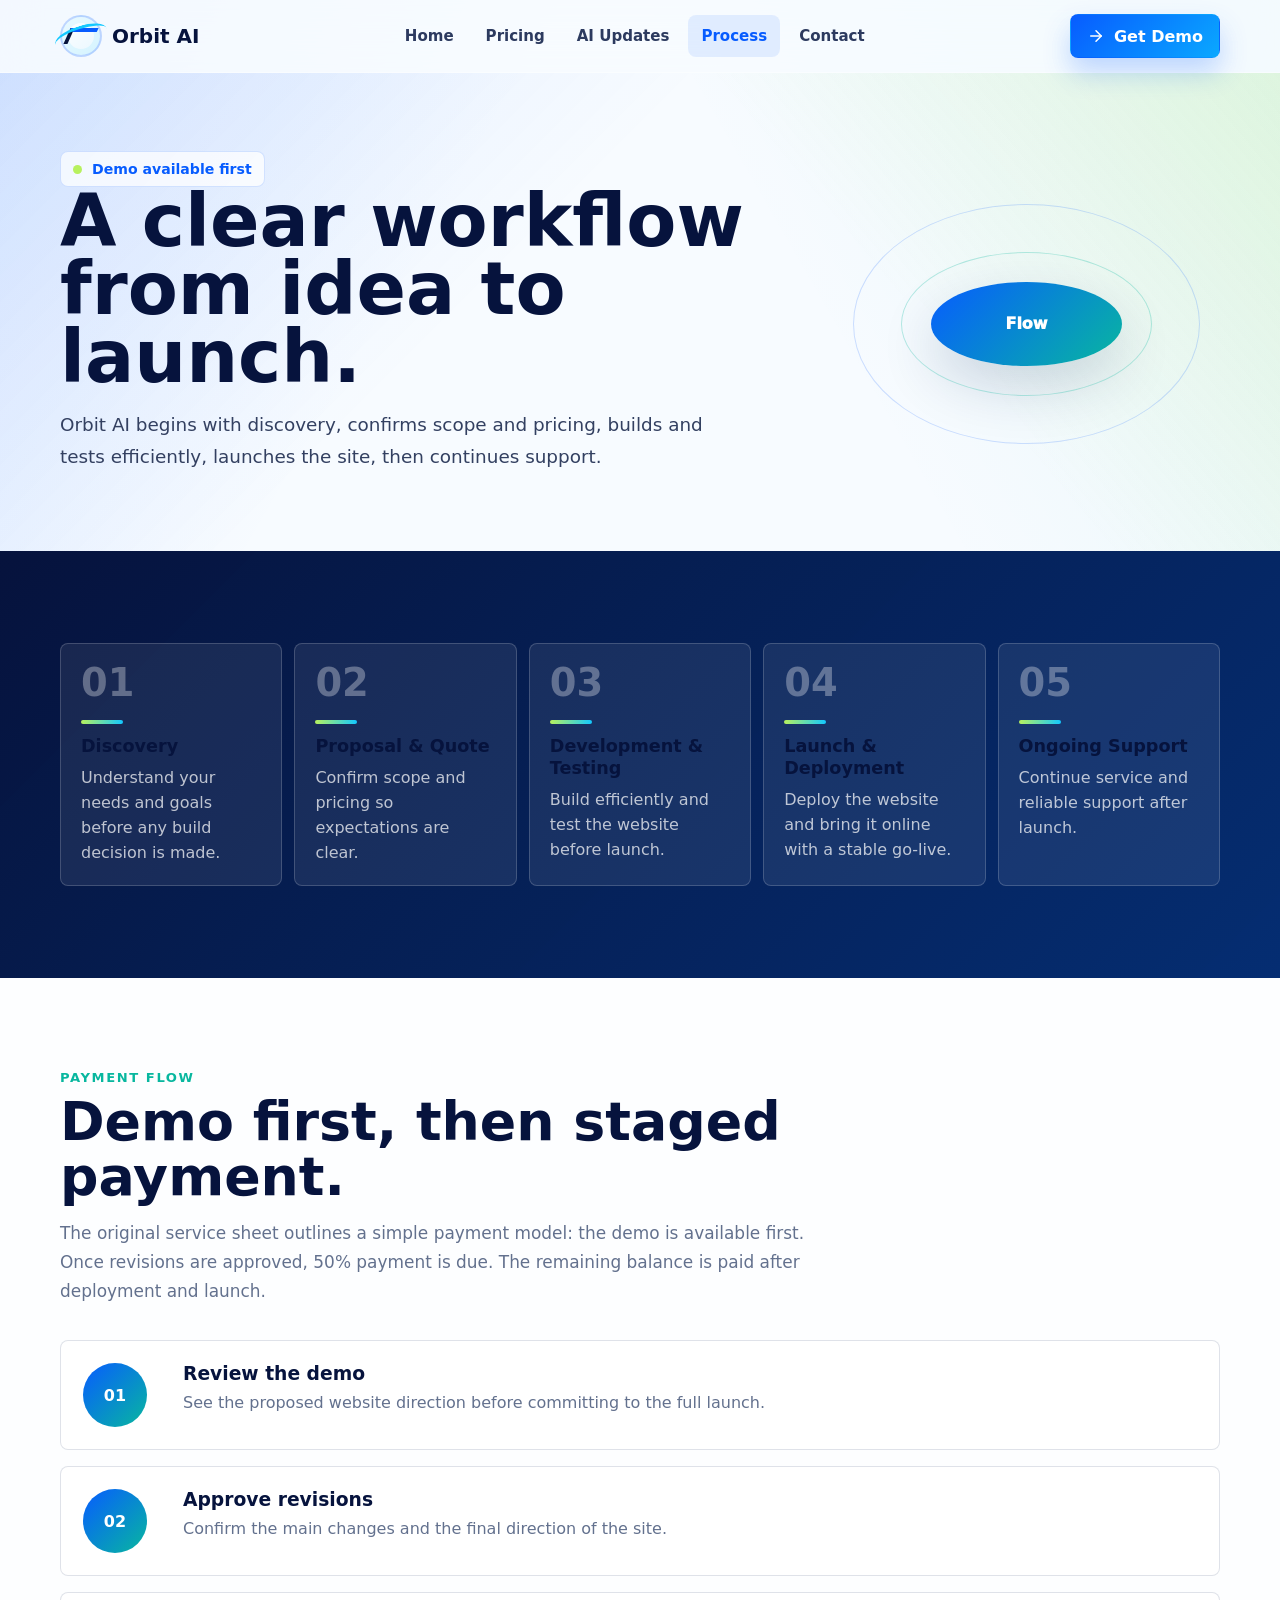
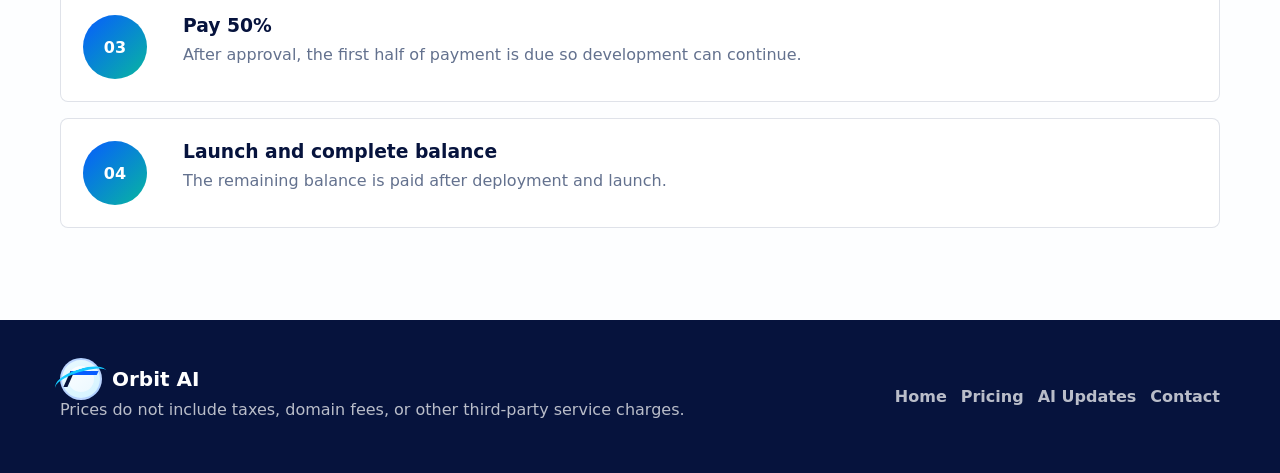
<file: process.html>
<!doctype html>
<html lang="en">
  <head>
    <meta charset="utf-8">
    <meta name="viewport" content="width=device-width, initial-scale=1">
    <title>Process - Orbit AI Website Development</title>
    <meta name="description" content="Orbit AI follows a demo-first process: discovery, proposal, development and testing, launch, and ongoing support.">
    <link rel="icon" href="favicon.svg" type="image/svg+xml">
    <link rel="stylesheet" href="styles.css">
  </head>
  <body>
    <header class="site-header"><div class="nav-wrap"><a class="brand" href="index.html"><span class="brand-mark"></span><span>Orbit AI</span></a><nav class="nav-links" aria-label="Main navigation"><a href="index.html">Home</a><a href="pricing.html">Pricing</a><a href="ai-updates.html">AI Updates</a><a class="active" href="process.html">Process</a><a href="contact.html">Contact</a></nav><div class="nav-actions"><a class="button primary" href="contact.html" data-icon="arrow">Get Demo</a><button class="icon-button" type="button" data-menu aria-label="Open menu"></button></div></div></header>
    <main>
      <section class="page-hero"><div class="container"><div class="reveal"><div class="eyebrow"><span class="pulse-dot"></span>Demo available first</div><h1>A clear workflow from idea to launch.</h1><p class="hero-copy">Orbit AI begins with discovery, confirms scope and pricing, builds and tests efficiently, launches the site, then continues support.</p></div><div class="page-orbit reveal"><div class="page-core">Flow</div></div></div></section>
      <section class="section dark"><div class="container"><div class="process-row"><article class="process-card reveal"><h3>Discovery</h3><p>Understand your needs and goals before any build decision is made.</p></article><article class="process-card reveal"><h3>Proposal & Quote</h3><p>Confirm scope and pricing so expectations are clear.</p></article><article class="process-card reveal"><h3>Development & Testing</h3><p>Build efficiently and test the website before launch.</p></article><article class="process-card reveal"><h3>Launch & Deployment</h3><p>Deploy the website and bring it online with a stable go-live.</p></article><article class="process-card reveal"><h3>Ongoing Support</h3><p>Continue service and reliable support after launch.</p></article></div></div></section>
      <section class="section white">
        <div class="container">
          <div class="section-head reveal"><div class="kicker">Payment Flow</div><h2>Demo first, then staged payment.</h2><p class="lead">The original service sheet outlines a simple payment model: the demo is available first. Once revisions are approved, 50% payment is due. The remaining balance is paid after deployment and launch.</p></div>
          <div class="timeline">
            <div class="timeline-item reveal"><div class="timeline-num">01</div><div><h3>Review the demo</h3><p>See the proposed website direction before committing to the full launch.</p></div></div>
            <div class="timeline-item reveal"><div class="timeline-num">02</div><div><h3>Approve revisions</h3><p>Confirm the main changes and the final direction of the site.</p></div></div>
            <div class="timeline-item reveal"><div class="timeline-num">03</div><div><h3>Pay 50%</h3><p>After approval, the first half of payment is due so development can continue.</p></div></div>
            <div class="timeline-item reveal"><div class="timeline-num">04</div><div><h3>Launch and complete balance</h3><p>The remaining balance is paid after deployment and launch.</p></div></div>
          </div>
        </div>
      </section>
    </main>
    <footer class="footer"><div class="footer-inner"><div><a class="brand" href="index.html"><span class="brand-mark"></span><span>Orbit AI</span></a><p>Prices do not include taxes, domain fees, or other third-party service charges.</p></div><div class="footer-links"><a href="index.html">Home</a><a href="pricing.html">Pricing</a><a href="ai-updates.html">AI Updates</a><a href="contact.html">Contact</a></div></div></footer>
    <div class="bottom-cta"><a class="button secondary" href="tel:7789521389" data-icon="phone">Call</a><a class="button primary" href="contact.html" data-icon="mail">Contact</a></div>
    <script src="site.js"></script>
  </body>
</html>
</file>
<file: styles.css>
:root {
  --ink: #06133d;
  --text: #172344;
  --muted: #63718e;
  --line: rgba(15, 37, 86, 0.13);
  --blue: #075cff;
  --cyan: #13c8ff;
  --teal: #08b79f;
  --lime: #b7f15e;
  --coral: #ff6b4a;
  --paper: #f7fbff;
  --white: #ffffff;
  --shadow: 0 22px 55px rgba(4, 35, 90, 0.16);
  --soft-shadow: 0 12px 30px rgba(4, 35, 90, 0.09);
  --radius: 8px;
  --container: min(1160px, calc(100vw - 40px));
  font-family: ui-sans-serif, system-ui, -apple-system, BlinkMacSystemFont, "Segoe UI", Arial, sans-serif;
}

* {
  box-sizing: border-box;
}

html {
  scroll-behavior: smooth;
  overflow-x: hidden;
}

body {
  margin: 0;
  color: var(--text);
  background: var(--paper);
  overflow-x: hidden;
}

body.menu-open {
  overflow: hidden;
}

body::before {
  content: "";
  position: fixed;
  inset: 0;
  z-index: -3;
  background:
    linear-gradient(120deg, rgba(7, 92, 255, 0.08), transparent 32%),
    linear-gradient(240deg, rgba(8, 183, 159, 0.08), transparent 36%),
    #f7fbff;
}

a {
  color: inherit;
  text-decoration: none;
}

img {
  display: block;
  max-width: 100%;
}

button,
input,
textarea {
  font: inherit;
}

.site-header {
  position: sticky;
  top: 0;
  z-index: 20;
  border-bottom: 1px solid rgba(255, 255, 255, 0.4);
  background: rgba(247, 251, 255, 0.76);
  backdrop-filter: blur(18px);
}

.nav-wrap {
  width: var(--container);
  min-height: 72px;
  margin: 0 auto;
  display: flex;
  align-items: center;
  justify-content: space-between;
  gap: 18px;
}

.brand {
  display: inline-flex;
  align-items: center;
  gap: 10px;
  font-weight: 860;
  color: var(--ink);
  letter-spacing: 0;
}

.brand-mark {
  width: 42px;
  height: 42px;
  border: 2px solid rgba(7, 92, 255, 0.25);
  border-radius: 50%;
  position: relative;
  display: grid;
  place-items: center;
  background: linear-gradient(140deg, #fff, #e8f7ff);
  box-shadow: inset 0 0 0 6px rgba(19, 200, 255, 0.09);
}

.brand-mark::before {
  content: "";
  width: 24px;
  height: 12px;
  border-top: 4px solid var(--blue);
  border-left: 4px solid var(--ink);
  transform: skewX(-24deg);
}

.brand-mark::after {
  content: "";
  position: absolute;
  width: 54px;
  height: 18px;
  border-top: 3px solid var(--cyan);
  border-radius: 50%;
  transform: rotate(-18deg);
}

.brand span {
  font-size: 1.25rem;
}

.nav-links {
  display: flex;
  align-items: center;
  gap: 6px;
}

.nav-links a {
  min-height: 42px;
  display: inline-flex;
  align-items: center;
  padding: 0 13px;
  border-radius: var(--radius);
  color: #2c3a5f;
  font-weight: 680;
  font-size: 0.94rem;
}

.nav-links a:hover,
.nav-links a.active {
  background: rgba(7, 92, 255, 0.09);
  color: var(--blue);
}

.nav-actions {
  display: flex;
  align-items: center;
  gap: 10px;
}

.icon-button {
  width: 44px;
  height: 44px;
  border: 1px solid var(--line);
  border-radius: var(--radius);
  display: none;
  place-items: center;
  background: var(--white);
  color: var(--ink);
  cursor: pointer;
}

.icon-button svg,
.button svg,
.mini-link svg,
.feature-icon svg {
  width: 18px;
  height: 18px;
  stroke: currentColor;
  stroke-width: 2;
  fill: none;
  stroke-linecap: round;
  stroke-linejoin: round;
}

.button {
  min-height: 44px;
  display: inline-flex;
  align-items: center;
  justify-content: center;
  gap: 9px;
  padding: 0 16px;
  border: 1px solid transparent;
  border-radius: var(--radius);
  font-weight: 780;
  cursor: pointer;
  transition: transform 180ms ease, box-shadow 180ms ease, background 180ms ease;
}

.button:hover {
  transform: translateY(-2px);
}

.button.primary {
  color: var(--white);
  background: linear-gradient(135deg, var(--blue), #0aa8ff);
  box-shadow: 0 14px 28px rgba(7, 92, 255, 0.24);
}

.button.secondary {
  color: var(--ink);
  border-color: var(--line);
  background: rgba(255, 255, 255, 0.78);
}

.hero {
  position: relative;
  min-height: calc(100svh - 72px);
  display: grid;
  align-items: center;
  overflow: hidden;
  isolation: isolate;
}

.hero .mesh-canvas {
  position: absolute;
  inset: 0;
  z-index: -2;
  opacity: 0.9;
}

.hero-inner {
  width: var(--container);
  margin: 0 auto;
  padding: 74px 0 46px;
  display: grid;
  grid-template-columns: minmax(0, 1.02fr) minmax(330px, 0.78fr);
  gap: 48px;
  align-items: center;
}

.eyebrow {
  display: inline-flex;
  align-items: center;
  gap: 10px;
  width: fit-content;
  padding: 9px 12px;
  border: 1px solid rgba(7, 92, 255, 0.16);
  border-radius: var(--radius);
  background: rgba(255, 255, 255, 0.7);
  color: var(--blue);
  font-weight: 790;
  font-size: 0.88rem;
}

.pulse-dot {
  width: 9px;
  height: 9px;
  border-radius: 50%;
  background: var(--lime);
  box-shadow: 0 0 0 0 rgba(183, 241, 94, 0.62);
  animation: pulse 1.7s infinite;
}

h1,
h2,
h3,
p {
  margin-top: 0;
}

h1 {
  margin-bottom: 18px;
  color: var(--ink);
  font-size: clamp(3rem, 7vw, 6.6rem);
  line-height: 0.93;
  letter-spacing: 0;
}

h1 .accent,
h2 .accent {
  color: var(--blue);
}

.hero-copy {
  max-width: 660px;
  color: #334061;
  font-size: 1.15rem;
  line-height: 1.75;
  margin-bottom: 24px;
}

.hero-actions {
  display: flex;
  flex-wrap: wrap;
  gap: 12px;
  margin-bottom: 28px;
}

.hero-proof {
  display: grid;
  grid-template-columns: repeat(3, minmax(0, 1fr));
  gap: 10px;
  max-width: 650px;
}

.proof-item {
  min-height: 74px;
  padding: 14px;
  border: 1px solid var(--line);
  border-radius: var(--radius);
  background: rgba(255, 255, 255, 0.74);
  box-shadow: var(--soft-shadow);
}

.proof-item strong {
  display: block;
  color: var(--ink);
  font-size: 1.45rem;
  line-height: 1;
}

.proof-item span {
  display: block;
  margin-top: 8px;
  color: var(--muted);
  font-size: 0.86rem;
  line-height: 1.35;
}

.hero-visual {
  position: relative;
  min-height: 540px;
  display: grid;
  place-items: center;
}

.orbit-stage {
  position: relative;
  width: min(500px, 100%);
  aspect-ratio: 1;
}

.orbit-ring {
  position: absolute;
  inset: 8%;
  border: 1px solid rgba(7, 92, 255, 0.18);
  border-radius: 50%;
  animation: spin 18s linear infinite;
}

.orbit-ring:nth-child(2) {
  inset: 18%;
  border-color: rgba(8, 183, 159, 0.24);
  animation-duration: 13s;
  animation-direction: reverse;
}

.orbit-ring:nth-child(3) {
  inset: 0;
  border-color: rgba(255, 107, 74, 0.18);
  animation-duration: 24s;
}

.orbit-ring::before {
  content: "";
  position: absolute;
  top: -5px;
  left: 50%;
  width: 11px;
  height: 11px;
  border-radius: 50%;
  background: var(--cyan);
  box-shadow: 0 0 22px rgba(19, 200, 255, 0.9);
}

.device-shell {
  position: absolute;
  inset: 12% 3% 9% 8%;
  border: 1px solid rgba(6, 19, 61, 0.11);
  border-radius: var(--radius);
  background: linear-gradient(145deg, rgba(255, 255, 255, 0.92), rgba(232, 247, 255, 0.88));
  box-shadow: var(--shadow);
  overflow: hidden;
  transform: perspective(900px) rotateY(-10deg) rotateX(4deg);
}

.browser-top {
  height: 42px;
  display: flex;
  align-items: center;
  gap: 8px;
  padding: 0 14px;
  background: linear-gradient(90deg, #092364, #075cff);
}

.browser-top i {
  width: 10px;
  height: 10px;
  border-radius: 50%;
  background: rgba(255, 255, 255, 0.8);
}

.browser-grid {
  padding: 18px;
  display: grid;
  grid-template-columns: 0.72fr 1fr;
  gap: 14px;
}

.browser-card {
  border-radius: var(--radius);
  border: 1px solid rgba(7, 92, 255, 0.12);
  background: var(--white);
  min-height: 82px;
  position: relative;
  overflow: hidden;
}

.browser-card::after {
  content: "";
  position: absolute;
  inset: auto 12px 12px 12px;
  height: 10px;
  border-radius: 99px;
  background: linear-gradient(90deg, var(--blue), var(--cyan));
}

.browser-card.tall {
  min-height: 178px;
  background:
    linear-gradient(135deg, rgba(7, 92, 255, 0.16), rgba(19, 200, 255, 0.1)),
    var(--white);
}

.browser-lines {
  display: grid;
  gap: 10px;
}

.browser-lines span {
  height: 12px;
  border-radius: 99px;
  background: rgba(7, 92, 255, 0.13);
  animation: shimmer 2.8s ease-in-out infinite;
}

.browser-lines span:nth-child(2) {
  width: 78%;
  background: rgba(8, 183, 159, 0.18);
}

.browser-lines span:nth-child(3) {
  width: 62%;
}

.ai-chip {
  position: absolute;
  right: 5%;
  bottom: 7%;
  width: 136px;
  height: 136px;
  display: grid;
  place-items: center;
  border-radius: 50%;
  background:
    radial-gradient(circle at 35% 30%, #ffffff, #d8f5ff 45%, #0a7dff);
  color: var(--ink);
  font-weight: 900;
  box-shadow: 0 22px 48px rgba(7, 92, 255, 0.28);
  animation: float 4.5s ease-in-out infinite;
}

.tech-pill {
  position: absolute;
  padding: 10px 12px;
  border: 1px solid rgba(7, 92, 255, 0.18);
  border-radius: var(--radius);
  background: rgba(255, 255, 255, 0.78);
  color: var(--ink);
  font-weight: 760;
  box-shadow: var(--soft-shadow);
  animation: drift 5s ease-in-out infinite;
}

.tech-pill.one {
  left: 0;
  top: 18%;
}

.tech-pill.two {
  right: 0;
  top: 8%;
  animation-delay: -1s;
}

.tech-pill.three {
  left: 3%;
  bottom: 15%;
  animation-delay: -2s;
}

.scroll-cue {
  width: var(--container);
  margin: -14px auto 0;
  display: flex;
  align-items: center;
  gap: 12px;
  color: var(--muted);
  font-size: 0.86rem;
  font-weight: 680;
}

.scroll-line {
  height: 1px;
  flex: 1;
  background: linear-gradient(90deg, rgba(7, 92, 255, 0.45), transparent);
}

.section {
  padding: 92px 0;
}

.section.tight {
  padding: 64px 0;
}

.section.white {
  background: rgba(255, 255, 255, 0.78);
}

.section.dark {
  color: var(--white);
  background:
    linear-gradient(135deg, rgba(6, 19, 61, 0.98), rgba(5, 47, 117, 0.94)),
    #06133d;
}

.container {
  width: var(--container);
  margin: 0 auto;
}

.section-head {
  max-width: 760px;
  margin-bottom: 34px;
}

.section-head.center {
  margin-left: auto;
  margin-right: auto;
  text-align: center;
}

.kicker {
  color: var(--teal);
  font-size: 0.82rem;
  font-weight: 880;
  text-transform: uppercase;
  letter-spacing: 0.12em;
  margin-bottom: 10px;
}

h2 {
  color: var(--ink);
  font-size: clamp(2rem, 4.2vw, 4.05rem);
  line-height: 1.02;
  letter-spacing: 0;
  margin-bottom: 14px;
}

.dark h2,
.dark h3 {
  color: var(--white);
}

.lead {
  color: var(--muted);
  font-size: 1.06rem;
  line-height: 1.72;
}

.dark .lead {
  color: rgba(255, 255, 255, 0.74);
}

.plans-grid {
  display: grid;
  grid-template-columns: repeat(3, minmax(0, 1fr));
  gap: 18px;
}

.plan-card {
  position: relative;
  min-height: 430px;
  padding: 24px;
  border: 1px solid var(--line);
  border-radius: var(--radius);
  background: rgba(255, 255, 255, 0.86);
  box-shadow: var(--soft-shadow);
  overflow: hidden;
  transition: transform 220ms ease, box-shadow 220ms ease;
}

.plan-card:hover {
  transform: translateY(-5px);
  box-shadow: var(--shadow);
}

.plan-card.featured {
  border-color: rgba(7, 92, 255, 0.34);
}

.plan-card::before {
  content: "";
  position: absolute;
  inset: 0;
  background: radial-gradient(circle at var(--mx, 50%) var(--my, 30%), rgba(19, 200, 255, 0.18), transparent 34%);
  opacity: 0;
  transition: opacity 220ms ease;
}

.plan-card:hover::before {
  opacity: 1;
}

.plan-card > * {
  position: relative;
  z-index: 1;
}

.plan-label {
  display: inline-flex;
  padding: 8px 11px;
  border-radius: var(--radius);
  color: var(--white);
  background: linear-gradient(135deg, var(--blue), #00a5ff);
  font-weight: 820;
}

.price {
  margin: 22px 0 10px;
  color: var(--ink);
  font-size: clamp(3rem, 5vw, 5rem);
  line-height: 0.9;
  font-weight: 920;
}

.price small {
  color: var(--muted);
  font-size: 1rem;
  font-weight: 720;
}

.plan-card p {
  color: #405072;
  line-height: 1.62;
}

.check-list {
  display: grid;
  gap: 12px;
  padding: 0;
  margin: 24px 0 0;
  list-style: none;
}

.check-list li {
  display: flex;
  gap: 10px;
  align-items: flex-start;
  color: #334061;
  line-height: 1.45;
}

.check-list li::before {
  content: "";
  width: 16px;
  height: 16px;
  flex: 0 0 16px;
  margin-top: 2px;
  border-radius: 50%;
  background:
    linear-gradient(135deg, var(--lime), var(--teal));
  box-shadow: inset 0 0 0 4px rgba(255, 255, 255, 0.7);
}

.feature-strip {
  display: grid;
  grid-template-columns: repeat(4, minmax(0, 1fr));
  gap: 14px;
  margin-top: 22px;
}

.feature-tile {
  min-height: 160px;
  padding: 20px;
  border: 1px solid var(--line);
  border-radius: var(--radius);
  background: rgba(255, 255, 255, 0.78);
}

.feature-icon {
  width: 46px;
  height: 46px;
  display: grid;
  place-items: center;
  border-radius: var(--radius);
  color: var(--blue);
  background: rgba(7, 92, 255, 0.08);
  margin-bottom: 16px;
}

.feature-tile h3,
.split-copy h3,
.process-card h3,
.contact-panel h3,
.mini-card h3 {
  margin-bottom: 8px;
  color: var(--ink);
  font-size: 1.1rem;
  line-height: 1.24;
}

.feature-tile p,
.process-card p,
.mini-card p {
  color: var(--muted);
  line-height: 1.55;
  margin-bottom: 0;
}

.examples-grid {
  display: grid;
  grid-template-columns: repeat(2, minmax(0, 1fr));
  gap: 22px;
}

.examples-section {
  position: relative;
  overflow: hidden;
  padding-top: 78px;
}

.examples-section::before {
  content: "";
  position: absolute;
  inset: 0;
  pointer-events: none;
  background:
    linear-gradient(135deg, rgba(7, 92, 255, 0.08), transparent 42%),
    linear-gradient(230deg, rgba(8, 183, 159, 0.1), transparent 36%);
}

.featured-examples {
  position: relative;
  z-index: 1;
}

.example-card {
  position: relative;
  min-height: 560px;
  padding: 24px;
  border: 1px solid var(--line);
  border-radius: var(--radius);
  background: rgba(255, 255, 255, 0.84);
  box-shadow: var(--soft-shadow);
  overflow: hidden;
  transition: transform 220ms ease, box-shadow 220ms ease;
}

.example-card:hover {
  transform: translateY(-5px);
  box-shadow: var(--shadow);
}

.example-card::before {
  content: "";
  position: absolute;
  inset: 0;
  background: linear-gradient(135deg, rgba(7, 92, 255, 0.1), rgba(183, 241, 94, 0.1));
  opacity: 0;
  transition: opacity 220ms ease;
}

.example-card:hover::before {
  opacity: 1;
}

.example-card > * {
  position: relative;
  z-index: 1;
}

.example-preview {
  margin-bottom: 18px;
  border: 1px solid rgba(7, 92, 255, 0.14);
  border-radius: var(--radius);
  background: #f8fbff;
  overflow: hidden;
}

.image-preview {
  display: block;
  min-height: 0;
  aspect-ratio: 16 / 9;
  box-shadow: inset 0 0 0 1px rgba(255, 255, 255, 0.45);
}

.image-preview img {
  width: 100%;
  height: 100%;
  object-fit: cover;
  object-position: top center;
  transition: transform 420ms ease;
}

.example-card:hover .image-preview img {
  transform: scale(1.035);
}

.example-top {
  height: 34px;
  display: flex;
  align-items: center;
  gap: 7px;
  padding: 0 12px;
  background: linear-gradient(90deg, #06133d, #075cff);
}

.example-top i {
  width: 8px;
  height: 8px;
  border-radius: 50%;
  background: rgba(255, 255, 255, 0.82);
}

.example-screen {
  padding: 16px;
  display: grid;
  grid-template-columns: 0.8fr 1fr;
  gap: 12px;
  align-items: center;
}

.example-media {
  aspect-ratio: 1.2;
  border-radius: var(--radius);
  background: linear-gradient(135deg, rgba(8, 183, 159, 0.22), rgba(19, 200, 255, 0.2));
}

.example-card.dental .example-media {
  background: linear-gradient(135deg, rgba(7, 92, 255, 0.16), rgba(255, 107, 74, 0.16));
}

.example-lines {
  display: grid;
  gap: 8px;
}

.example-lines span {
  height: 9px;
  border-radius: 99px;
  background: rgba(7, 92, 255, 0.16);
}

.example-lines span:nth-child(2) {
  width: 72%;
  background: rgba(8, 183, 159, 0.18);
}

.example-lines span:nth-child(3) {
  width: 54%;
}

.example-card h3 {
  margin-bottom: 10px;
  color: var(--ink);
  font-size: clamp(1.45rem, 2vw, 2rem);
  line-height: 1.12;
}

.example-card p {
  color: var(--muted);
  font-size: 1rem;
  line-height: 1.65;
}

.example-tags {
  display: flex;
  flex-wrap: wrap;
  gap: 8px;
  padding: 0;
  margin: 18px 0;
  list-style: none;
}

.example-tags li {
  padding: 7px 9px;
  border: 1px solid rgba(7, 92, 255, 0.13);
  border-radius: var(--radius);
  color: var(--blue);
  background: rgba(7, 92, 255, 0.06);
  font-size: 0.82rem;
  font-weight: 760;
}

.mini-link {
  display: inline-flex;
  align-items: center;
  gap: 8px;
  color: var(--blue);
  font-weight: 820;
}

.split {
  display: grid;
  grid-template-columns: minmax(0, 0.95fr) minmax(320px, 1fr);
  gap: 48px;
  align-items: center;
}

.split-art {
  position: relative;
  min-height: 470px;
}

.phone-mock {
  width: min(310px, 72vw);
  aspect-ratio: 0.52;
  margin: 0 auto;
  border-radius: 34px;
  border: 10px solid #071b52;
  background: #f9fdff;
  box-shadow: var(--shadow);
  overflow: hidden;
  transform: rotate(-4deg);
}

.phone-top {
  height: 54px;
  background: linear-gradient(135deg, var(--blue), var(--cyan));
}

.phone-screen {
  padding: 18px;
  display: grid;
  gap: 12px;
}

.chat-bubble {
  width: 82%;
  padding: 11px 12px;
  border-radius: var(--radius);
  background: rgba(7, 92, 255, 0.09);
  color: var(--ink);
  font-size: 0.86rem;
  line-height: 1.35;
  animation: bubbleIn 5s ease-in-out infinite;
}

.chat-bubble:nth-child(2) {
  justify-self: end;
  background: rgba(8, 183, 159, 0.12);
  animation-delay: -1s;
}

.chat-bubble:nth-child(3) {
  animation-delay: -2s;
}

.chat-result {
  min-height: 170px;
  border: 1px solid rgba(7, 92, 255, 0.14);
  border-radius: var(--radius);
  background: linear-gradient(135deg, rgba(7, 92, 255, 0.1), rgba(183, 241, 94, 0.12));
  position: relative;
  overflow: hidden;
}

.chat-result::after {
  content: "";
  position: absolute;
  inset: 20px;
  border-radius: var(--radius);
  background:
    linear-gradient(#fff, #fff) 0 0 / 100% 34px no-repeat,
    linear-gradient(rgba(7, 92, 255, 0.18), rgba(7, 92, 255, 0.18)) 0 56px / 78% 10px no-repeat,
    linear-gradient(rgba(8, 183, 159, 0.22), rgba(8, 183, 159, 0.22)) 0 78px / 58% 10px no-repeat;
}

.split-copy .mini-grid {
  margin-top: 24px;
}

.mini-grid {
  display: grid;
  grid-template-columns: repeat(2, minmax(0, 1fr));
  gap: 14px;
}

.mini-card {
  padding: 18px;
  border: 1px solid var(--line);
  border-radius: var(--radius);
  background: rgba(255, 255, 255, 0.78);
}

.process-row {
  display: grid;
  grid-template-columns: repeat(5, minmax(0, 1fr));
  gap: 12px;
  counter-reset: process;
}

.process-card {
  position: relative;
  min-height: 210px;
  padding: 20px;
  border: 1px solid rgba(255, 255, 255, 0.18);
  border-radius: var(--radius);
  background: rgba(255, 255, 255, 0.08);
  overflow: hidden;
}

.process-card::before {
  counter-increment: process;
  content: "0" counter(process);
  display: block;
  margin-bottom: 34px;
  color: rgba(255, 255, 255, 0.32);
  font-size: 2.4rem;
  font-weight: 900;
  line-height: 1;
}

.process-card::after {
  content: "";
  position: absolute;
  left: 20px;
  top: 76px;
  width: 42px;
  height: 4px;
  border-radius: 99px;
  background: linear-gradient(90deg, var(--lime), var(--cyan));
}

.process-card p {
  color: rgba(255, 255, 255, 0.72);
}

.flyer-band {
  display: grid;
  grid-template-columns: minmax(280px, 0.72fr) minmax(0, 1fr);
  gap: 34px;
  align-items: center;
}

.flyer-frame {
  border: 1px solid var(--line);
  border-radius: var(--radius);
  background: var(--white);
  box-shadow: var(--shadow);
  overflow: hidden;
}

.flyer-frame img {
  width: 100%;
  aspect-ratio: 0.707;
  object-fit: cover;
}

.contact-grid {
  display: grid;
  grid-template-columns: minmax(0, 0.95fr) minmax(320px, 1fr);
  gap: 28px;
}

.contact-panel,
.contact-form {
  padding: 28px;
  border: 1px solid var(--line);
  border-radius: var(--radius);
  background: rgba(255, 255, 255, 0.84);
  box-shadow: var(--soft-shadow);
}

.contact-list {
  display: grid;
  gap: 12px;
  padding: 0;
  margin: 20px 0 0;
  list-style: none;
}

.contact-list a {
  min-height: 54px;
  display: flex;
  align-items: center;
  gap: 12px;
  padding: 12px;
  border: 1px solid rgba(7, 92, 255, 0.13);
  border-radius: var(--radius);
  background: rgba(247, 251, 255, 0.78);
  font-weight: 780;
  color: var(--ink);
}

.contact-list svg {
  width: 22px;
  height: 22px;
  color: var(--blue);
  stroke: currentColor;
  fill: none;
  stroke-width: 2;
}

.form-grid {
  display: grid;
  gap: 12px;
}

.field {
  display: grid;
  gap: 7px;
}

.field label {
  color: var(--ink);
  font-size: 0.88rem;
  font-weight: 780;
}

.field input,
.field textarea,
.field select {
  width: 100%;
  border: 1px solid rgba(6, 19, 61, 0.15);
  border-radius: var(--radius);
  padding: 13px 14px;
  background: var(--white);
  color: var(--text);
}

.field textarea {
  min-height: 132px;
  resize: vertical;
}

.form-note {
  color: var(--muted);
  font-size: 0.86rem;
  line-height: 1.45;
}

.form-status {
  min-height: 24px;
  margin: 0;
  color: var(--muted);
  font-weight: 720;
}

.form-status.success {
  color: #087f6d;
}

.form-status.error {
  color: #c43b26;
}

.footer {
  padding: 38px 0 calc(38px + env(safe-area-inset-bottom));
  color: rgba(255, 255, 255, 0.72);
  background: #06133d;
}

.footer-inner {
  width: var(--container);
  margin: 0 auto;
  display: grid;
  grid-template-columns: minmax(0, 1fr) auto;
  gap: 24px;
  align-items: center;
}

.footer .brand {
  color: var(--white);
}

.footer-links {
  display: flex;
  gap: 14px;
  flex-wrap: wrap;
  font-weight: 680;
}

.bottom-cta {
  position: fixed;
  left: 12px;
  right: 12px;
  bottom: calc(12px + env(safe-area-inset-bottom));
  z-index: 19;
  display: none;
  grid-template-columns: 1fr 1fr;
  gap: 8px;
  opacity: 0;
  pointer-events: none;
  transform: translateY(14px);
  transition: opacity 180ms ease, transform 180ms ease;
}

.bottom-cta .button {
  min-height: 48px;
  box-shadow: 0 12px 26px rgba(4, 35, 90, 0.2);
}

.has-scrolled .bottom-cta {
  opacity: 1;
  pointer-events: auto;
  transform: translateY(0);
}

.page-hero {
  position: relative;
  overflow: hidden;
  padding: 78px 0 54px;
  background:
    linear-gradient(135deg, rgba(7, 92, 255, 0.1), transparent 40%),
    linear-gradient(230deg, rgba(183, 241, 94, 0.16), transparent 34%);
}

.page-hero .container {
  display: grid;
  grid-template-columns: minmax(0, 0.95fr) minmax(260px, 0.5fr);
  gap: 38px;
  align-items: center;
}

.page-hero h1 {
  font-size: clamp(2.7rem, 5.7vw, 5.4rem);
}

.page-orbit {
  position: relative;
  min-height: 280px;
}

.page-orbit::before,
.page-orbit::after {
  content: "";
  position: absolute;
  border-radius: 50%;
  border: 1px solid rgba(7, 92, 255, 0.18);
  animation: spin 16s linear infinite;
}

.page-orbit::before {
  inset: 20px;
}

.page-orbit::after {
  inset: 68px;
  border-color: rgba(8, 183, 159, 0.28);
  animation-direction: reverse;
}

.page-core {
  position: absolute;
  inset: 98px;
  display: grid;
  place-items: center;
  border-radius: 50%;
  color: var(--white);
  background: linear-gradient(135deg, var(--blue), var(--teal));
  box-shadow: var(--shadow);
  font-weight: 920;
}

.comparison {
  overflow-x: auto;
  border: 1px solid var(--line);
  border-radius: var(--radius);
  background: var(--white);
  box-shadow: var(--soft-shadow);
}

table {
  width: 100%;
  min-width: 740px;
  border-collapse: collapse;
}

th,
td {
  padding: 18px;
  border-bottom: 1px solid var(--line);
  text-align: left;
  vertical-align: top;
}

th {
  color: var(--ink);
  background: #eef7ff;
  font-size: 0.9rem;
}

td {
  color: #394967;
  line-height: 1.52;
}

.timeline {
  display: grid;
  gap: 16px;
}

.timeline-item {
  display: grid;
  grid-template-columns: 80px minmax(0, 1fr);
  gap: 20px;
  padding: 22px;
  border: 1px solid var(--line);
  border-radius: var(--radius);
  background: rgba(255, 255, 255, 0.82);
}

.timeline-num {
  width: 64px;
  height: 64px;
  display: grid;
  place-items: center;
  border-radius: 50%;
  color: var(--white);
  background: linear-gradient(135deg, var(--blue), var(--teal));
  font-weight: 900;
}

.timeline-item h3 {
  margin-bottom: 6px;
  color: var(--ink);
}

.timeline-item p {
  margin-bottom: 0;
  color: var(--muted);
  line-height: 1.6;
}

.faq-list {
  display: grid;
  gap: 12px;
}

.faq-item {
  border: 1px solid var(--line);
  border-radius: var(--radius);
  background: rgba(255, 255, 255, 0.84);
  overflow: hidden;
}

.faq-item summary {
  cursor: pointer;
  padding: 18px 20px;
  color: var(--ink);
  font-weight: 820;
}

.faq-item p {
  padding: 0 20px 18px;
  margin: 0;
  color: var(--muted);
  line-height: 1.62;
}

.reveal {
  opacity: 0;
  transform: translateY(26px);
  transition: opacity 680ms ease, transform 680ms ease;
}

.reveal.visible {
  opacity: 1;
  transform: translateY(0);
}

@keyframes pulse {
  70% {
    box-shadow: 0 0 0 13px rgba(183, 241, 94, 0);
  }
  100% {
    box-shadow: 0 0 0 0 rgba(183, 241, 94, 0);
  }
}

@keyframes spin {
  to {
    transform: rotate(360deg);
  }
}

@keyframes float {
  50% {
    transform: translateY(-18px);
  }
}

@keyframes drift {
  50% {
    transform: translateY(-12px) translateX(8px);
  }
}

@keyframes shimmer {
  50% {
    opacity: 0.45;
    transform: scaleX(0.86);
    transform-origin: left;
  }
}

@keyframes bubbleIn {
  50% {
    transform: translateY(-5px);
    opacity: 0.78;
  }
}

@media (prefers-reduced-motion: reduce) {
  *,
  *::before,
  *::after {
    animation-duration: 1ms !important;
    animation-iteration-count: 1 !important;
    scroll-behavior: auto !important;
    transition-duration: 1ms !important;
  }
}

@media (max-width: 960px) {
  :root {
    --container: calc(100vw - 28px);
  }

  .nav-wrap,
  .container,
  .hero-inner,
  .footer-inner,
  .scroll-cue {
    width: calc(100vw - 28px);
    max-width: 720px;
  }

  .hero-inner > *,
  .split > *,
  .flyer-band > *,
  .contact-grid > *,
  .page-hero .container > * {
    min-width: 0;
  }

  .icon-button {
    display: grid;
  }

  .nav-links {
    position: fixed;
    inset: 72px 0 auto 0;
    display: none;
    padding: 14px;
    border-bottom: 1px solid var(--line);
    background: rgba(247, 251, 255, 0.98);
    box-shadow: var(--soft-shadow);
  }

  .menu-open .nav-links {
    display: grid;
    grid-template-columns: 1fr;
  }

  .nav-links a {
    width: 100%;
    justify-content: center;
  }

  .nav-actions .button {
    display: none;
  }

  .hero-inner,
  .split,
  .flyer-band,
  .contact-grid,
  .page-hero .container {
    grid-template-columns: 1fr;
  }

  .hero {
    min-height: auto;
  }

  .hero-inner {
    padding-top: 42px;
    gap: 18px;
  }

  .hero-visual {
    min-height: 430px;
  }

  .hero-proof,
  .plans-grid,
  .feature-strip,
  .process-row {
    grid-template-columns: 1fr;
  }

  .feature-strip,
  .process-row {
    gap: 12px;
  }

  .mini-grid {
    grid-template-columns: 1fr;
  }

  .examples-grid {
    grid-template-columns: 1fr;
  }

  .section {
    padding: 64px 0;
  }

  .page-hero {
    padding-top: 48px;
  }

  .bottom-cta {
    display: grid;
  }

  .footer {
    padding-bottom: calc(92px + env(safe-area-inset-bottom));
  }

  .footer-inner {
    grid-template-columns: 1fr;
  }
}

@media (max-width: 560px) {
  .brand span {
    font-size: 1.05rem;
  }

  .brand-mark {
    width: 38px;
    height: 38px;
  }

  h1 {
    font-size: clamp(2.32rem, 10.8vw, 3.05rem);
    line-height: 1.04;
    max-width: 100%;
  }

  .hero-copy,
  .lead {
    font-size: 1rem;
  }

  .hero-copy {
    max-width: 100%;
  }

  .hero-actions {
    display: grid;
  }

  .button {
    width: 100%;
  }

  .device-shell {
    inset: 16% 2% 12% 4%;
    transform: perspective(700px) rotateY(-5deg) rotateX(3deg);
  }

  .ai-chip {
    width: 106px;
    height: 106px;
    font-size: 0.9rem;
  }

  .tech-pill {
    font-size: 0.78rem;
    padding: 8px 9px;
  }

  .plan-card {
    min-height: auto;
  }

  .timeline-item {
    grid-template-columns: 1fr;
  }

  .contact-panel,
  .contact-form {
    padding: 20px;
  }
}
</file>
